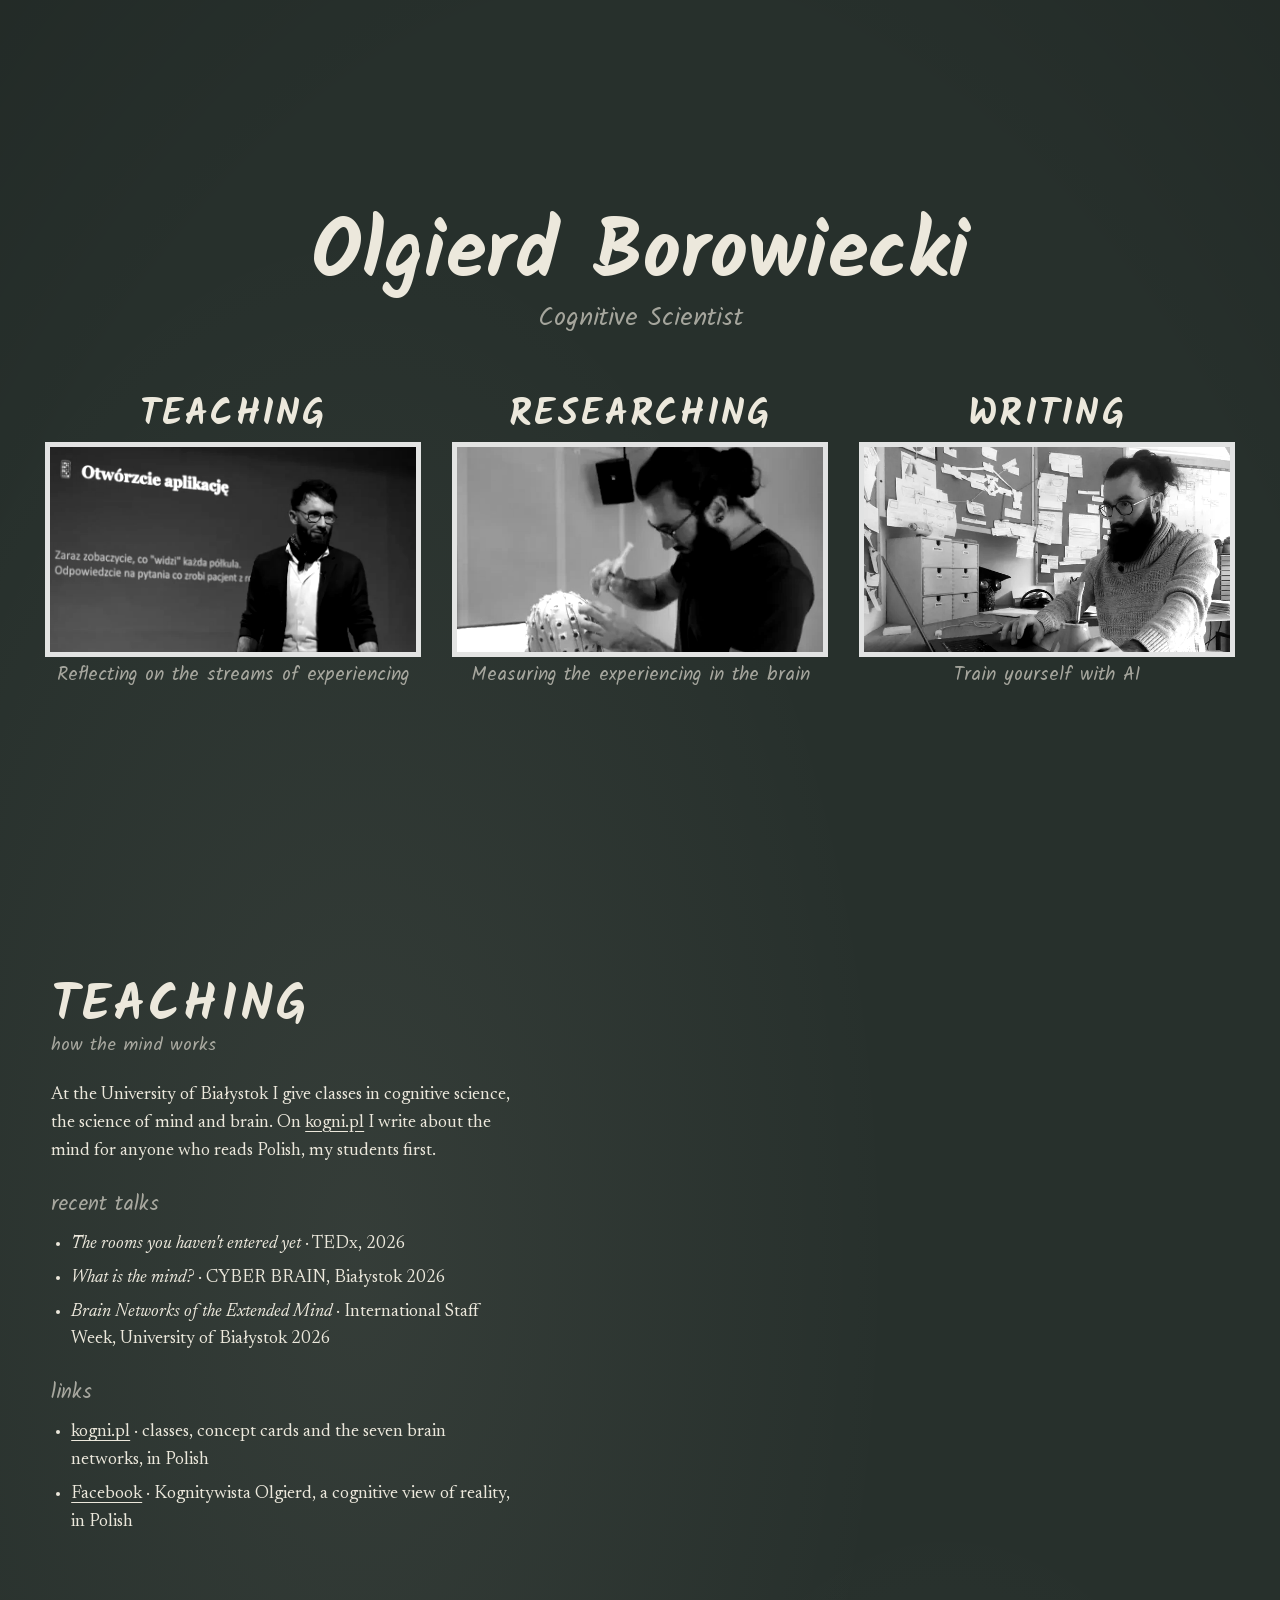
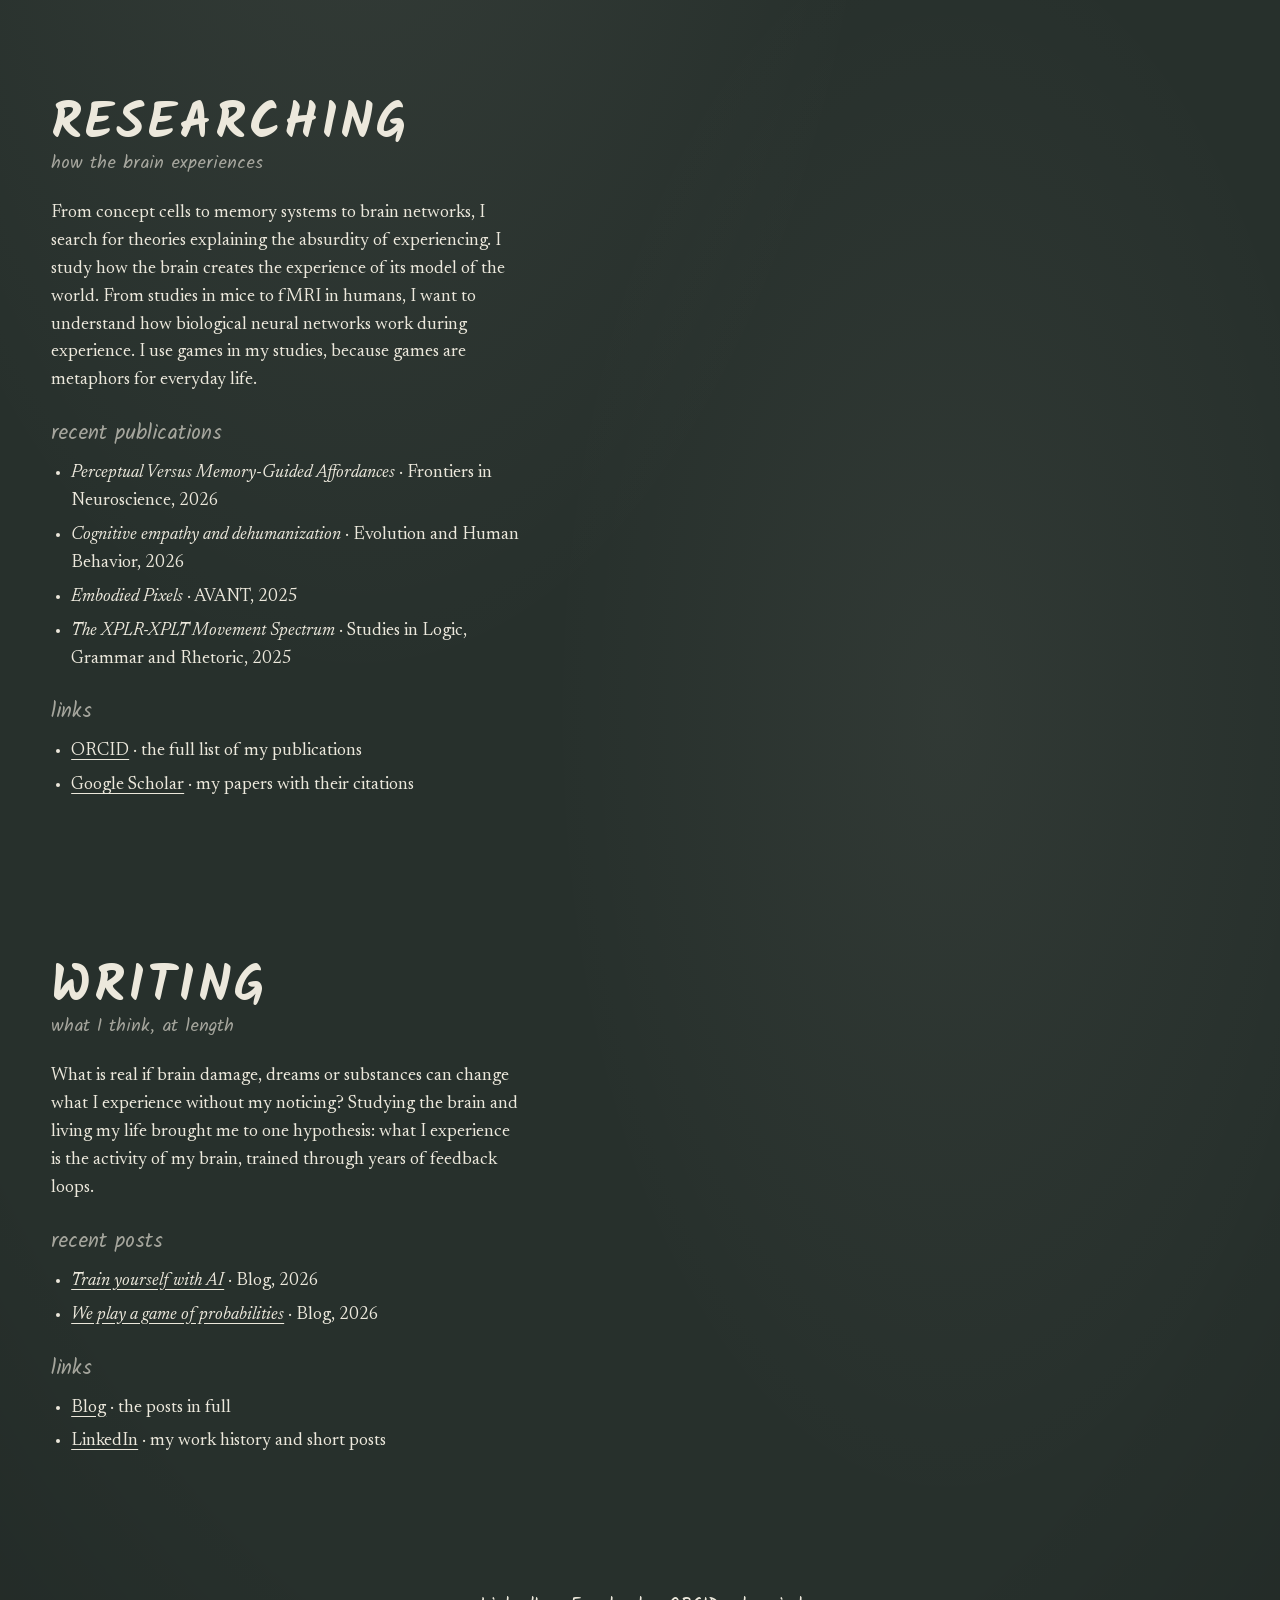
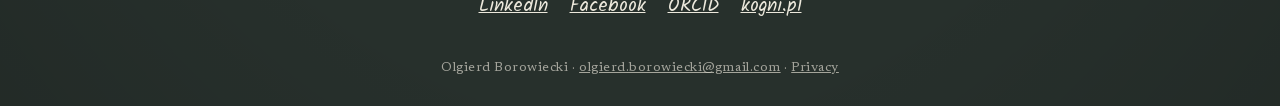
<file: public/index.html>
<!doctype html> <html lang="en"> <head> <meta charset="utf-8"> <meta name="viewport" content="width=device-width,initial-scale=1,viewport-fit=cover"> <title>Olgierd Borowiecki</title> <meta name="description" content="Olgierd Borowiecki, cognitive scientist at the University of Białystok. Teaching how the mind works, researching how the brain experiences, writing about both on the blog."> <link rel="canonical" href="https://olgierdborowiecki.com/"> <meta property="og:type" content="website"> <meta property="og:url" content="https://olgierdborowiecki.com/"> <meta property="og:title" content="Olgierd Borowiecki · Cognitive Scientist"> <meta property="og:description" content="Teaching how the mind works, researching how the brain experiences, writing about both on the blog."> <meta property="og:image" content="https://olgierdborowiecki.com/og.png"> <meta property="og:image:width" content="1200"> <meta property="og:image:height" content="630"> <meta name="twitter:card" content="summary_large_image"> <link rel="icon" href="favicon.svg" type="image/svg+xml"> <link rel="stylesheet" href="fonts/fonts.css"> <script type="application/ld+json">{"@context":"https://schema.org","@type":"Person","name":"Olgierd Borowiecki","jobTitle":"Cognitive Scientist","url":"https://olgierdborowiecki.com/","image":"https://olgierdborowiecki.com/og.png","email":"mailto:olgierd.borowiecki@gmail.com","affiliation":{"@type":"CollegeOrUniversity","name":"University of Białystok","department":{"@type":"Organization","name":"Faculty of Philosophy and Cognitive Science"}},"sameAs":["https://orcid.org/0000-0003-3230-6672","https://www.linkedin.com/in/olgierdborowiecki","https://www.facebook.com/kognitywista.olgierd","https://kogni.pl/","https://scholar.google.com/citations?user=Ek1vwZUAAAAJ"]}</script> <style>:root{color-scheme:dark;--lupek:#27302c;--kreda:#ece8dc;--kreda-2:rgba(236,232,220,.64);--tekst:"Newsreader",Georgia,"Times New Roman",serif;--reka:"Kalam","Segoe Print","Bradley Hand",cursive}html,body{margin:0;min-height:100%}html{scroll-behavior:smooth}@media (prefers-reduced-motion:reduce){html{scroll-behavior:auto}}body{background-color:var(--lupek);background-image:radial-gradient(60% 45% at 28% 38%,rgba(236,232,220,.07),transparent 70%),radial-gradient(45% 35% at 74% 70%,rgba(236,232,220,.05),transparent 70%),radial-gradient(120% 90% at 50% 50%,transparent 55%,rgba(0,0,0,.35));color:var(--kreda);font-family:var(--tekst)}h1,h2,h3,p{margin:0}a{color:inherit}a:focus-visible,button:focus-visible{outline:2px dashed var(--kreda);outline-offset:8px}#kreda{position:fixed;inset:0;width:100%;height:100%;display:block;pointer-events:none;z-index:0}.tablica{position:relative;z-index:1;min-height:100vh;min-height:100svh;box-sizing:border-box;display:flex;flex-direction:column;align-items:center;justify-content:center;gap:clamp(28px,7vh,72px);padding:max(24px,env(safe-area-inset-top,0px)) max(16px,env(safe-area-inset-right,0px)) max(24px,env(safe-area-inset-bottom,0px)) max(16px,env(safe-area-inset-left,0px))}.naglowek{display:flex;flex-direction:column;align-items:center;gap:6px}.imie{font-family:var(--reka);font-weight:700;font-size:clamp(38px,6.4vw,84px);line-height:1.05;text-align:center}.kim{font-family:var(--reka);font-size:clamp(19px,2vw,28px);line-height:1.2;color:var(--kreda-2);text-align:center}.filary{display:grid;grid-template-columns:repeat(3,minmax(0,1fr));gap:clamp(20px,3.2vw,48px);width:min(1180px,100%)}.filar{display:flex;flex-direction:column;align-items:center;gap:12px;text-decoration:none;text-align:center}.filar h2{font-family:var(--reka);font-weight:700;text-transform:uppercase;letter-spacing:.06em;font-size:clamp(26px,2.9vw,40px);line-height:1}.filar img{display:block;width:100%;aspect-ratio:16/9;height:auto;object-fit:cover;filter:grayscale(1) contrast(1.15);box-shadow:0 0 0 5px #ece8dce6;transition:filter .6s ease}.filar p{font-family:var(--reka);font-size:19px;line-height:1.25;color:var(--kreda-2)}@media (hover:hover){.filar:hover img,.filar:focus-visible img{filter:none}}@media (hover:none){.filar img{filter:none}}@media (prefers-reduced-motion:reduce){.filar img{transition:none}}.strona{position:relative;z-index:1;min-height:100vh;min-height:100svh;box-sizing:border-box;display:flex;align-items:center;justify-content:center;padding:clamp(48px,9vh,96px) max(16px,4vw)}.strona.ks{min-height:0}.strona h2{font-family:var(--reka);font-weight:700;text-transform:uppercase;letter-spacing:.06em;font-size:clamp(32px,4vw,52px);line-height:1}.linia{font-family:var(--reka);font-size:clamp(18px,1.6vw,23px);color:var(--kreda-2)}.strona h3{font-family:var(--reka);font-weight:400;font-size:21px;color:var(--kreda-2)}.strona p,.strona li{font-size:18px;line-height:1.55;max-width:60ch}.strona ul{margin:0;padding-left:20px;display:flex;flex-direction:column;gap:6px}.strona a{text-underline-offset:4px}.blok{display:flex;flex-direction:column;gap:10px}.tekst{display:flex;flex-direction:column;gap:22px;min-width:0}.dwa{display:grid;grid-template-columns:minmax(0,5fr) minmax(0,7fr);column-gap:clamp(24px,4vw,56px);align-items:center;width:min(1180px,100%)}.miejsce{min-height:60vh}html:not(.gl) .miejsce{display:none}html:not(.gl) .dwa{grid-template-columns:minmax(0,1fr)}.kontakt{display:flex;flex-direction:column;align-items:center;gap:16px;text-align:center;font-family:var(--reka)}.kontakt .linki{display:flex;flex-wrap:wrap;justify-content:center;gap:6px 22px;font-size:19px;max-width:none}.koniec{position:relative;z-index:1;padding:clamp(32px,6vh,64px) max(16px,4vw) max(32px,env(safe-area-inset-bottom,0px))}.kontakt .stopka{margin-top:24px;font-family:var(--tekst);font-size:13px;letter-spacing:.04em;color:var(--kreda-2);max-width:none}@media (max-width:759px){.tablica{justify-content:flex-start;padding-top:max(40px,env(safe-area-inset-top,0px))}.filary{grid-template-columns:1fr;width:100%;max-width:420px;gap:32px}.dwa{display:flex;flex-direction:column;gap:8px}.miejsce{order:-1;width:100%;height:46vh;height:46svh;min-height:0}.strona p,.strona li{font-size:16px}}</style> </head> <body> <canvas id="kreda" aria-hidden="true"></canvas> <main class="tablica"> <header class="naglowek"> <h1 class="imie">Olgierd Borowiecki</h1> <p class="kim">Cognitive Scientist</p> </header> <nav class="filary" aria-label="What I do"> <a class="filar" href="#teaching"><h2>Teaching</h2><img src="img/k-split.webp" width="771" height="434" alt="Olgierd in front of a split-brain experiment slide"><p>Reflecting on the streams of experiencing</p></a> <a class="filar" href="#researching"><h2>Researching</h2><img src="img/k-eeg-p.webp" width="520" height="292" alt="Olgierd applying gel to the EEG cap of a study participant"><p>Measuring the experiencing in the brain</p></a> <a class="filar" href="#blog"><h2>Writing</h2><img src="img/k-yerba.webp" width="693" height="390" alt="Olgierd typing at a laptop by a cork board, a gourd of yerba mate beside him"><p>Train yourself with AI</p></a> </nav> </main> <section class="strona ks" id="teaching" aria-labelledby="h-teaching"> <div class="dwa"> <div class="tekst"> <div><h2 id="h-teaching">Teaching</h2><p class="linia">how the mind&nbsp;works</p></div> <p>At the University of Białystok I give classes in cognitive science, the science of mind and brain. On <a href="https://kogni.pl">kogni.pl</a> I write about the mind for anyone who reads Polish, my students first.</p> <div class="blok"> <h3>recent talks</h3> <ul> <li><i>The rooms you haven't entered yet</i> · TEDx, 2026</li> <li><i>What is the mind?</i> · CYBER BRAIN, Białystok 2026</li> <li><i>Brain Networks of the Extended Mind</i> · International Staff Week, University of Białystok 2026</li> </ul> </div> <div class="blok"> <h3>links</h3> <ul> <li><a href="https://kogni.pl">kogni.pl</a> · classes, concept cards and the seven brain networks, in Polish</li> <li><a href="https://www.facebook.com/kognitywista.olgierd">Facebook</a> · Kognitywista Olgierd, a cognitive view of reality, in Polish</li> </ul> </div> </div> <div class="miejsce" data-k="1" aria-hidden="true"></div> </div> </section> <section class="strona ks" id="researching" aria-labelledby="h-researching"> <div class="dwa"> <div class="tekst"> <div><h2 id="h-researching">Researching</h2><p class="linia">how the brain experiences</p></div> <p>From concept cells to memory systems to brain networks, I search for theories explaining the absurdity of experiencing. I study how the brain creates the experience of its model of the world. From studies in mice to fMRI in humans, I want to understand how biological neural networks work during experience. I use games in my studies, because games are metaphors for everyday life.</p> <div class="blok"> <h3>recent publications</h3> <ul> <li><i>Perceptual Versus Memory-Guided Affordances</i> · Frontiers in Neuroscience, 2026</li> <li><i>Cognitive empathy and dehumanization</i> · Evolution and Human Behavior, 2026</li> <li><i>Embodied Pixels</i> · AVANT, 2025</li> <li><i>The XPLR-XPLT Movement Spectrum</i> · Studies in Logic, Grammar and Rhetoric, 2025</li> </ul> </div> <div class="blok"> <h3>links</h3> <ul> <li><a href="https://orcid.org/0000-0003-3230-6672">ORCID</a> · the full list of my publications</li> <li><a href="https://scholar.google.com/citations?user=Ek1vwZUAAAAJ">Google Scholar</a> · my papers with their citations</li> </ul> </div> </div> <div class="miejsce" data-k="2" aria-hidden="true"></div> </div> </section> <section class="strona ks" id="blog" aria-labelledby="h-blog"> <div class="dwa"> <div class="tekst"> <div><h2 id="h-blog">Writing</h2><p class="linia">what I think, at&nbsp;length</p></div> <p>What is real if brain damage, dreams or substances can change what I experience without my noticing? Studying the brain and living my life brought me to one hypothesis: what I experience is the activity of my brain, trained through years of feedback loops.</p> <div class="blok"> <h3>recent posts</h3> <ul> <li><a href="blog/train-yourself-with-ai/"><i>Train yourself with AI</i></a> · Blog, 2026</li> <li><a href="blog/game-of-probabilities/"><i>We play a game of probabilities</i></a> · Blog, 2026</li> </ul> </div> <div class="blok"> <h3>links</h3> <ul> <li><a href="blog/">Blog</a> · the posts in full</li> <li><a href="https://www.linkedin.com/in/olgierdborowiecki">LinkedIn</a> · my work history and short posts</li> </ul> </div> </div> <div aria-hidden="true"></div> </div> </section> <footer class="kontakt koniec"> <p class="linki"><a href="https://www.linkedin.com/in/olgierdborowiecki">LinkedIn</a><a href="https://www.facebook.com/kognitywista.olgierd">Facebook</a><a href="https://orcid.org/0000-0003-3230-6672">ORCID</a><a href="https://kogni.pl">kogni.pl</a></p> <p class="stopka">Olgierd Borowiecki · <a href="mailto:olgierd.borowiecki@gmail.com">olgierd.borowiecki@gmail.com</a> · <a href="privacy.html">Privacy</a></p> </footer> <script src="js/mozg.js"></script> <script src="js/three.min.js"></script> <script>(function(){var xe=document.documentElement,ya=document.getElementById("kreda"),Ja=window.matchMedia&&matchMedia("(prefers-reduced-motion: reduce)").matches,we=!!window.THREE&&function(){try{var a=document.createElement("canvas");return!!(a.getContext("webgl")||a.getContext("experimental-webgl"))}catch{return!1}}();if(!we||!window.MOZG){ya.remove();return}xe.classList.add("gl");function M(a,e,r){return Math.max(e,Math.min(r,a))}function V(a,e,r){var n=M((r-a)/(e-a),0,1);return n*n*(3-2*n)}var aa=20261022;function F(){aa|=0,aa=aa+1831565813|0;var a=Math.imul(aa^aa>>>15,1|aa);return a=a+Math.imul(a^a>>>7,61|a)^a,((a^a>>>14)>>>0)/4294967296}function be(a){var e=new Uint32Array(a),r,n,t;for(r=0;r<a;r++)e[r]=r;for(r=a-1;r>0;r--)n=Math.floor(F()*(r+1)),t=e[r],e[r]=e[n],e[n]=t;return e}function Ca(a){return(F()-.5)*a}function Aa(a){for(var e=atob(a),r=new Uint8Array(e.length),n=0;n<e.length;n++)r[n]=e.charCodeAt(n);return r}var v,Z,w,N,qa,ca,U=18e3,fa=new Float32Array(U*3),Oa=new Float32Array(U*2);for(v=0;v<U;v++)Oa[2*v+1]=F();var sa=80,G=108;function ma(a){return 30*a*Math.pow(1-a,1.2)+3*a}var ke=be(U),Ka=0;function xa(a,e,r,n){Ka>=U||(ca=ke[Ka++],fa[3*ca]=a,fa[3*ca+1]=e,fa[3*ca+2]=r,Oa[2*ca]=n)}function ja(a){var e=F()*(a?376:268);return e<108?[1,(e/108-.5)*G]:e<188?[(e-108)/80,G/2]:e<268?[(e-188)/80,-G/2]:[0,((e-268)/108-.5)*G]}for(Z=0;Z<7e3;Z++)N=F()<.5?-1:1,w=ja(!0),xa(N*w[0]*sa+Ca(.7),w[1]+Ca(.7),ma(w[0])+Ca(.5),w[0]===0?.5:.95);for(Z=0;Z<5e3;Z++){N=F()<.5?-1:1,w=ja(!1);var Wa=1+Math.floor(F()*6);xa(N*w[0]*(sa-Wa*.15),w[1]*(1-Wa*.002),ma(w[0])-Wa*1.4*Math.min(1,w[0]*3),.4)}for(Z=0;Z<3e3;Z++)N=F()<.5?-1:1,w=ja(!1),xa(N*w[0]*(sa+5),w[1]*(G+8)/G,ma(w[0])*.8-10*Math.min(1,w[0]*3)-1.5,.55);for(;Ka<U;)N=F()<.5?-1:1,qa=F(),xa(N*qa*sa,(F()-.5)*G,ma(qa),.06);var wa=window.MOZG,b=wa.n,La=new Int16Array(Aa(wa.p).buffer),Va=new Int8Array(Aa(wa.nm).buffer),ge=new Int8Array(Aa(wa.s).buffer),s=new Float32Array(b*3),B=new Float32Array(b*3),ha=new Float32Array(b*2),Q=new Float32Array(b*2),ea=.57,ra=.5,z=new THREE.Vector3(0,-6,64*ra+4);for(v=0;v<b;v++){var Te=-La[3*v+1]/100,Za=La[3*v+2]/100,ie=-La[3*v]/100;s[3*v]=Te,s[3*v+1]=Za,s[3*v+2]=ie,B[3*v]=-Va[3*v+1]/127,B[3*v+1]=Va[3*v+2]/127,B[3*v+2]=-Va[3*v]/127,ha[2*v]=ge[v]/127*2,ha[2*v+1]=F();var le=ie>=0?1:-1,ze=le>0?-40+Za*ea:40-Za*ea;Q[2*v]=le,Q[2*v+1]=ma(M(Math.abs(ze)/sa,0,1))+.4}var ve=new Float32Array(b),ce=new Float32Array(b);(function(){function a(e,r){var n=Math.sin(e*12.9898+r*78.233)*43758.5453;return n-Math.floor(n)}[1,-1].forEach(function(e){var r=[],n=0,t=0,o=[1e9,1e9],i=[-1e9,-1e9],m,h;for(m=0;m<b;m++)Q[2*m]===e&&(r.push(m),n+=s[3*m+1],t+=s[3*m],o[0]=Math.min(o[0],s[3*m+1]),i[0]=Math.max(i[0],s[3*m+1]),o[1]=Math.min(o[1],s[3*m]),i[1]=Math.max(i[1],s[3*m]));n/=r.length,t/=r.length;var E=180,j=new Float32Array(E),H=new Float32Array(b),p=new Float32Array(b);r.forEach(function(f){var W=s[3*f+1]-n,P=s[3*f]-t,g=(Math.atan2(P,W)/6.2832+1.25)%1;H[f]=g,p[f]=Math.hypot(W,P);var A=Math.floor(g*E)%E;j[A]=Math.max(j[A],p[f])});var C=5,d=4,c=[];for(h=0;h<C*d;h++)c.push(h);for(h=c.length-1;h>0;h--){var l=Math.floor(a(h,e+3)*(h+1)),y=c[h];c[h]=c[l],c[l]=y}r.forEach(function(f){var W=Math.floor(H[f]*E)%E,P=e*B[3*f+2]>-.2,g;if(P&&p[f]>.94*j[W])g=.32*H[f]+.01*a(f,1),ce[f]=1;else if(P&&ha[2*f]<-.3){var A=Math.min(C-1,Math.floor((s[3*f+1]-o[0])/(i[0]-o[0]+1e-6)*C)),x=Math.min(d-1,Math.floor((s[3*f]-o[1])/(i[1]-o[1]+1e-6)*d));g=.34+.5*(c[x*C+A]+.85*a(f,2))/(C*d)}else g=.84+.16*a(f,3);ve[f]=(e>0?0:.4)+.6*g})})})();var ba=[{h:1,w:[[.24,.86],[.18,.4],[.44,.4],[.74,.68]],k:[[0,3],[0,1],[1,2],[2,3],[0,2]]},{h:-1,w:[[.08,.6],[.27,.72],[.63,.78],[.66,.47]],k:[[0,1],[1,2],[2,3],[1,3],[0,2]]}];(function(){var a=1e9,e=-1e9,r=1e9,n=-1e9,t;for(t=0;t<b;t++)a=Math.min(a,s[3*t]),e=Math.max(e,s[3*t]),r=Math.min(r,s[3*t+1]),n=Math.max(n,s[3*t+1]);ba.forEach(function(o){o.n=o.w.map(function(i){var m=-1,h=1e9;for(t=0;t<b;t++)if(!(Q[2*t]!==o.h||o.h*B[3*t+2]<.45||ha[2*t]>-.3)){var E=Math.hypot((s[3*t]-a)/(e-a)-i[0],(s[3*t+1]-r)/(n-r)-i[1]);E<h&&(h=E,m=t)}return m})})})();function Ba(a,e,r,n,t,o,i,m,h){return new THREE.Matrix4().set(a,e,r,0,n,t,o,0,i,m,h,0,0,0,0,1)}var He=new THREE.Quaternion().setFromRotationMatrix(Ba(0,1,0,-1,0,0,0,0,1)),Pe=new THREE.Quaternion().setFromRotationMatrix(Ba(0,-1,0,-1,0,0,0,0,-1)),fe=new THREE.Quaternion().setFromRotationMatrix(Ba(1,0,0,0,0,-1,0,1,0)),Se=new THREE.Vector3(-40,0,0),Fe=new THREE.Vector3(40,0,0);function Je(a,e,r){e[r]=s[3*a]*ra+z.x,e[r+1]=-s[3*a+2]*ra+z.y,e[r+2]=s[3*a+1]*ra+z.z}var u={uR:{value:new THREE.Matrix3},uCel:{value:new THREE.Vector3},uOdl:{value:400},uF:{value:1e3},uPrz:{value:new THREE.Vector2},uKam:{value:new THREE.Vector3},uC:{value:new THREE.Vector2},uPolR:{value:new THREE.Vector2(1,1)},uWH:{value:new THREE.Vector2(1,1)},uWir:{value:40},uRozm:{value:2},uWidM:{value:1},uCzas:{value:0},uOkr:{value:0},uRL:{value:new THREE.Matrix3},uRR:{value:new THREE.Matrix3},uTL:{value:new THREE.Vector3},uTR:{value:new THREE.Vector3},uSc:{value:ea},uKs:{value:0},uZal:{value:0},uCB:{value:z},uSB:{value:ra},uJasK:{value:1},uJasM:{value:1},uObrys:{value:.9},uRys:{value:1},uSiecL:{value:0},uSiecP:{value:0},uSiecA:{value:0}},Ce=["uniform mat3 uR; uniform vec3 uCel; uniform float uOdl; uniform float uF; uniform vec2 uPrz; uniform vec3 uKam;","uniform vec2 uC; uniform vec2 uPolR; uniform vec2 uWH; uniform float uWir; uniform float uRozm; uniform float uWidM; uniform float uCzas; uniform float uOkr;","uniform mat3 uRL; uniform mat3 uRR; uniform vec3 uTL; uniform vec3 uTR; uniform float uSc; uniform float uKs; uniform float uZal;","uniform vec3 uCB; uniform float uSB; uniform float uJasK; uniform float uJasM; uniform float uObrys;","uniform float uP; uniform float uO; uniform float uRys; uniform float uSiecL; uniform float uSiecP; uniform float uSiecA;","varying float vJ;","vec3 widok(vec3 P){ vec3 v = uR * (P - uCel); v.xy -= uPrz; return v; }","vec3 rzut(vec3 P){ vec3 v = widok(P); float g = uOdl - v.z; return vec3(uC + vec2(v.x, -v.y) * uF / max(g, 0.5), g); }","float okno(vec2 px){ vec2 q = abs(px - uC) / uPolR, q2 = q * q; float d = mix(sqrt(sqrt(dot(q2, q2))), length(q), uOkr); return 1.0 - smoothstep(mix(0.9, 0.72, uOkr), 1.06, d); }","vec2 pyl(float r){ vec2 h = fract(sin(r * vec2(12.9898, 78.233)) * 43758.5453); float a = 6.2832 * h.x; return uC + vec2(cos(a), sin(a)) * sqrt(h.y) * uPolR * 0.98; }","float krok(float x, float r){ float e = clamp(x * 1.5 - r * 0.5, 0.0, 1.0); return e * e * (3.0 - 2.0 * e); }","void stan(vec3 cel, vec2 start, float j, float r, float e, float wir){","  float o = krok(uO, fract(r * 7.13));","  vec2 p = mix(start, cel.xy, e);","  p += vec2(sin(r * 41.0), cos(r * 29.0)) * wir * sin(3.14159 * e);","  p = mix(p, pyl(fract(r * 3.71)), o);","  vJ = uWidM * j * smoothstep(0.15, 0.85, e) * (1.0 - smoothstep(0.0, 0.8, o)) * okno(p) * smoothstep(1.0, 8.0, cel.z);","  if (vJ < 0.02 || cel.z < 1.0) { gl_Position = vec4(2.0, 2.0, 2.0, 1.0); gl_PointSize = 0.0; return; }","  gl_Position = vec4(p.x / uWH.x * 2.0 - 1.0, 1.0 - p.y / uWH.y * 2.0, 0.0, 1.0);","  gl_PointSize = uRozm;","}"].join(`
`),Ae=["varying float vJ;","float hash(vec2 p){ return fract(sin(dot(p, vec2(12.9898, 78.233))) * 43758.5453); }","void main(){ vec2 c = gl_PointCoord - 0.5; float r = length(c); if (r > 0.5) discard;","  float a = smoothstep(0.5, 0.12, r) * (0.6 + 0.4 * hash(floor(gl_FragCoord.xy)));","  vec3 kol = vec3(0.94, 0.92, 0.86) * min(vJ, 1.2) * a * 0.9;","  gl_FragColor = vec4(kol, max(kol.r, max(kol.g, kol.b))); }"].join(`
`),qe=["attribute vec2 aJ;","void main(){","  vec3 P = position; vec3 osie = vec3(79.0, 62.0, 57.0) * uSB;","  vec3 o = (uKam - uCB) / osie, d = (P - uKam) / osie;","  float a = dot(d, d), b = dot(o, d), c = dot(o, o) - 1.0, delta = b * b - a * c;","  float t0 = (-b - sqrt(max(delta, 0.0))) / a;","  float zaslona = smoothstep(0.0, 0.08, delta / (a * 0.6)) * step(0.0, t0) * step(t0, 1.0) * uZal * uZal;","  float j = aJ.x * uJasK * (1.0 - 0.93 * zaslona);","  stan(rzut(P), pyl(aJ.y), j, aJ.y, krok(uP, aJ.y), uWir);","}"].join(`
`),Oe=["attribute vec3 aNorm; attribute vec2 aJ; attribute vec2 aH; attribute float aD; attribute float aR;","void main(){","  float wP = 1.0 - uZal;","  float s = step(0.0, aH.x);","  mat3 Rh = uRL * s + uRR * (1.0 - s);","  vec3 P = Rh * vec3(position.xy, position.z * uKs) * uSc + mix(uTR, uTL, s) + vec3(0.0, 0.0, aH.y * (1.0 - uZal));","  vec3 n = normalize(uR * (Rh * aNorm));","  vec3 v = widok(P), doKam = normalize(vec3(0.0, 0.0, uOdl) - v);","  float lam = 0.32 + 0.68 * max(dot(n, normalize(vec3(-0.45, 0.65, 0.6))), 0.0);","  float tyl = mix(1.0, mix(0.22, 1.0, smoothstep(-0.2, 0.3, dot(n, doKam))), uZal);","  float boczna = mix(smoothstep(-0.35, 0.0, aH.x * aNorm.z), 1.0, uZal);","  float obrys = mix(aR * 1.6, pow(1.0 - abs(dot(n, doKam)), 4.0), uZal) * uObrys;","  float korona = smoothstep(0.15, -0.6, aJ.x); korona *= korona;","  float k = mix(clamp(0.78 - aJ.x * 0.27, 0.1, 1.1), 0.03 + 1.25 * korona, wP);","  float lamP = mix(lam, 0.55 + 0.45 * lam, wP);","  float j = uJasM * boczna * (lamP * tyl * k + obrys);","  j *= 1.0 - 0.35 * uSiecA * wP - 0.22 * uSiecA * uZal;","  float er = clamp((uRys - aD) / 0.06, 0.0, 1.0); er = er * er * (3.0 - 2.0 * er);","  j *= 1.0 + 1.6 * er * (1.0 - er);","  vec3 c = rzut(P);","  stan(c, c.xy + vec2(sin(aJ.y * 91.0), cos(aJ.y * 53.0)) * 5.0, j, aJ.y, er, 0.0);","}"].join(`
`);function Da(a,e){var r=new THREE.BufferGeometry;Object.keys(a).forEach(function(i){r.setAttribute(i,new THREE.BufferAttribute(a[i][0],a[i][1]))});var n=Object.assign({uP:{value:0},uO:{value:0}},u),t=new THREE.ShaderMaterial({uniforms:n,transparent:!0,depthWrite:!1,depthTest:!1,blending:THREE.CustomBlending,blendEquation:THREE.AddEquation,blendSrc:THREE.OneFactor,blendDst:THREE.OneFactor,blendEquationAlpha:THREE.AddEquation,blendSrcAlpha:THREE.OneFactor,blendDstAlpha:THREE.OneFactor,vertexShader:Ce+`
`+e,fragmentShader:Ae}),o=new THREE.Points(r,t);return o.frustumCulled=!1,o.visible=!1,o}var ka=Da({position:[fa,3],aJ:[Oa,2]},qe),Ke=0;function q(){var a=Math.sin(++Ke*12.9898+4.37)*43758.5453;return a-Math.floor(a)}var ta=[];ba.forEach(function(a,e){a.n.forEach(function(r,n){for(var t=.4*n/a.n.length,o=0;o<90;o++)ta.push({r:0,si:e,w:n,u:o/90*6.2832+1.2*n,t:t+.1*o/90,j:.95,d:[q()-.5,q()-.5,q()-.5],z:q()});for(o=0;o<26;o++)ta.push({r:1,si:e,w:n,u:q()*6.2832,v:.9*Math.sqrt(q()),t:t+.1,j:1.1,d:[0,0,0],z:q()})}),a.k.forEach(function(r,n){for(var t=0;t<=160;t++)ta.push({r:2,si:e,k:n,u:t/160,t:.5+.06*n,j:.7,d:[q()-.5,q()-.5,q()-.5],z:q()})})});var Na=ta.length,ga=new Float32Array(Na*3),_a=new Float32Array(Na*2);ta.forEach(function(a,e){_a[2*e+1]=a.z});var da=new THREE.Vector3,Ia=new THREE.Vector3,se=new THREE.Vector3;function je(a,e){var r=Q[2*a]>=0,n=r?u.uRL.value:u.uRR.value,t=u.uZal.value;return da.set(s[3*a],s[3*a+1],s[3*a+2]*u.uKs.value).applyMatrix3(n).multiplyScalar(u.uSc.value).add(r?u.uTL.value:u.uTR.value),da.z+=(Q[2*a+1]+.3)*(1-t),Ia.set(B[3*a],B[3*a+1],B[3*a+2]).applyMatrix3(n).normalize(),da.addScaledVector(Ia,1.2*t),se.copy(u.uKam.value).sub(da).normalize(),e.p=da.clone(),e.f=1-t+t*(.2+.8*V(-.25,.35,Ia.dot(se))),e}function We(a,e,r,n){for(var t=n.elements,o=u.uZal.value,i=u.uSc.value/ea,m=2.6*i,h=1-o+o*t[0],E=o*t[3],j=o*t[6],H=o*t[1],p=1-o+o*t[4],C=o*t[7],d=ba.map(function(Ie){return Ie.n.map(function(Ue){return je(Ue,{})})}),c=0;c<Na;c++){var l=ta[c],y,f,W,P,g,A=l.si===0?a:e,x;if(l.r<=1){y=d[l.si][l.w];var Ra=l.r===0?m:m*.35*l.v,na=Math.cos(l.u)*Ra,ia=Math.sin(l.u)*Ra;f=y.p.x+h*na+H*ia,W=y.p.y+E*na+p*ia,P=y.p.z+j*na+C*ia,x=M((A-l.t)/.05,0,1),g=l.j*y.f}else if(l.r===2){var Ma=ba[l.si].k[l.k],R=d[l.si][Ma[0]],S=d[l.si][Ma[1]],L=R.p.distanceTo(S.p),T=m/L+(1-2*m/L)*l.u,$=(R.p.x+S.p.x)/2,la=(R.p.y+S.p.y)/2,Ea=(R.p.z+S.p.z)/2,_=(S.p.x-R.p.x)/L,K=(S.p.y-R.p.y)/L,D=Math.hypot($-z.x,la-z.y,Ea-z.z)||1,va=(.12-.08*o)*L*Math.sin(Math.PI*T),oe=-K*(1-o)+o*($-z.x)/D,ue=_*(1-o)+o*(la-z.y)/D,ne=o*(Ea-z.z)/D;f=R.p.x+(S.p.x-R.p.x)*T+oe*va,W=R.p.y+(S.p.y-R.p.y)*T+ue*va,P=R.p.z+(S.p.z-R.p.z)*T+ne*va,x=M((A-l.t-.2*Math.min(T,1-T)*2)/.05,0,1);var pa=((r*.22+l.k*.37+l.si*.5)%1+1)%1,I=(T-(l.k%2?1-pa:pa))/.035;g=l.j*(1+.5*o)*(R.f+(S.f-R.f)*T)*(1+2.4*Math.exp(-I*I))}x=x*x*(3-2*x),ga[3*c]=f+l.d[0]*.3,ga[3*c+1]=W+l.d[1]*.3,ga[3*c+2]=P+l.d[2]*.3,_a[2*c]=g*x*(1+1.2*x*(1-x))}}var Le=["attribute vec2 aJ;","void main(){ vec3 c = rzut(position); stan(c, c.xy, aJ.x * uSiecA, aJ.y, 1.0, 0.0); }"].join(`
`),Y=Da({position:[ga,3],aJ:[_a,2]},Le),Ta=Da({position:[s,3],aNorm:[B,3],aJ:[ha,2],aH:[Q,2],aD:[ve,1],aR:[ce,1]},Oe),Ua=new THREE.WebGLRenderer({canvas:ya,alpha:!0,antialias:!1});Ua.setPixelRatio(1);var za=new THREE.Scene,Ve=new THREE.Camera;za.add(ka),za.add(Y),za.add(Ta);function me(a,e,r,n,t){var o=[1e9,1e9],i=[-1e9,-1e9],m=Math.cos(r),h=Math.sin(r);return[-t,0,t].forEach(function(E){for(var j=Math.cos(E),H=Math.sin(E),p=0;p<e;p+=5){var C=a[3*p]-n.x,d=a[3*p+1]-n.y,c=a[3*p+2]-n.z,l=j*C-H*d,y=H*C+j*d,f=m*y-h*c;o[0]=Math.min(o[0],l),i[0]=Math.max(i[0],l),o[1]=Math.min(o[1],f),i[1]=Math.max(i[1],f)}}),Ze(o,i)}function Ze(a,e){return{lo:a,hi:e,w:e[0]-a[0],h:e[1]-a[1],cx:(e[0]+a[0])/2,cy:(e[1]+a[1])/2}}var he=new Float32Array(b*3);for(v=0;v<b;v++)Je(v,he,3*v);var O=[{nach:-.85,cel:new THREE.Vector3,amp:.3,m:1},{nach:-1,cel:z.clone(),amp:.45,m:1}];O[0].r=me(fa,U,O[0].nach,O[0].cel,O[0].amp),O[1].r=me(he,b,O[1].nach,O[1].cel,O[1].amp);var Ha=0,k=0,Ga=!1,Qa=[],Ya=[null],de=0,Re=0,Xa=!0,Be=document.querySelector(".tablica"),$a=["teaching","researching","blog"].map(function(a){return document.getElementById(a)});[1,2].forEach(function(a){Ya[a]=document.querySelector('.miejsce[data-k="'+a+'"]')});function ae(a){var e=a.getBoundingClientRect();return e.top+window.scrollY+e.height/2}function Pa(){Ha=ya.clientWidth,k=ya.clientHeight,Ga=Ha<760,Ua.setSize(Ha,k,!1),u.uWH.value.set(Ha,k);var a=$a[2].getBoundingClientRect().top+window.scrollY,e=ae($a[1]);Qa=[ae(Be),ae($a[0]),e,Math.max(e+.05*k,a-.25*k),Math.max(e+.1*k,a+.05*k)];var r=Ya[1].getBoundingClientRect();de=r.left+r.width/2,Re=r.width,u.uRozm.value=Ga?1.8:2.2,Xa=!0}function Me(a){var e=Ya[a].getBoundingClientRect();return[e.left+e.width/2,e.top+e.height/2,e.width,e.height]}function De(a){var e=Qa;return a<=e[0]?0:a>=e[4]?3:a<e[1]?V(.28,.72,(a-e[0])/(e[1]-e[0])):a<e[2]?1+V(.28,.72,(a-e[1])/(e[2]-e[1])):a<e[3]?2:2+V(0,1,(a-e[3])/(e[4]-e[3]))}var ee=new THREE.Matrix4,oa=new THREE.Matrix4,Sa=new THREE.Quaternion,Ne=new THREE.Matrix3,Ee=new THREE.Vector3,Fa=0,re=0,J=-1,te=!0,_e=400,X=0,ua=0;function pe(a){requestAnimationFrame(pe);var e=Math.min(.1,(a-(re||a))/1e3),r=De(window.scrollY+k/2);J<0&&(J=r);var n=r-J;J=Math.abs(n)<.001?r:J+n*.3;var t=J>5e-4&&J<2.9995,o=window.scrollY+k/2,i=Qa,m=i[0]+.72*(i[1]-i[0]),h=i[1]+.28*(i[2]-i[1]),E=i[1]+.72*(i[2]-i[1]),j=i[2]+.14*(i[4]-i[2]),H=M((o-m)/(h-m),0,1)-X,p=M((o-E)/(j-E),0,1)-ua;X=Math.abs(H)<.001?X+H:X+H*.3,ua=Math.abs(p)<.001?ua+p:ua+p*.3;var C=Math.abs(n)>5e-4||Math.abs(H)>5e-4||Math.abs(p)>5e-4||Xa;if(!C&&(!t||Ja||a-re<31))if(!t&&te)te=!1;else return;re=a,Xa=!1,te=t,t&&!Ja&&(Fa+=e),u.uCzas.value=Fa;var d=M(J,0,1),c=M(J-1,0,1),l=M(J-2,0,1),y=Math.min(3,Math.floor(J)),f=J-y,W=Math.min(3,y+1),P,g,A,x;if(u.uWidM.value=1,!Ga)P=de,g=k/2,A=Re,x=k*.78;else{var Ra=M(y,1,2),na=M(W,1,2),ia=Me(Ra),Ma=Me(na),R=Math.abs(ia[1]-k/2),S=Math.abs(Ma[1]-k/2),L=R<=S?ia:Ma;P=L[0],g=L[1],A=L[2],x=L[3],Ra!==na&&(u.uWidM.value=V(.03*k,.15*k,Math.abs(R-S)))}u.uC.value.set(P,g),u.uPolR.value.set(A/2,x/2);var T=O.map(function(I){return I.m*Math.min(A*.92/I.r.w,x*.88/I.r.h)}),$=T[0]*_e,la=M(y-1,0,1),Ea=M(y,0,1),_=y===1?f:0,K=O[la],D=O[Ea],va=Math.exp(Math.log($/T[la])+(Math.log($/T[Ea])-Math.log($/T[la]))*_),oe=.5*V(0,.85,ua);u.uF.value=$,u.uOdl.value=va,u.uWir.value=18*T[0],u.uCel.value.lerpVectors(K.cel,D.cel,_),u.uPrz.value.set(K.r.cx+(D.r.cx-K.r.cx)*_,K.r.cy+(D.r.cy-K.r.cy)*_);var ue=oe,ne=(K.amp+(D.amp-K.amp)*_)*Math.sin(Fa*.21)+ue;ee.makeRotationX(K.nach+(D.nach-K.nach)*_),oa.makeRotationZ(ne),ee.multiply(oa),u.uR.value.setFromMatrix4(ee),Ee.set(u.uPrz.value.x,u.uPrz.value.y,va).applyMatrix3(Ne.copy(u.uR.value).transpose()).add(u.uCel.value),u.uKam.value.copy(Ee),Sa.copy(He).slerp(fe,c),oa.makeRotationFromQuaternion(Sa),u.uRL.value.setFromMatrix4(oa),Sa.copy(Pe).slerp(fe,c),oa.makeRotationFromQuaternion(Sa),u.uRR.value.setFromMatrix4(oa);var pa=18*Math.sin(Math.PI*c);u.uTL.value.lerpVectors(Se,z,c).z+=pa,u.uTR.value.lerpVectors(Fe,z,c).z+=pa,u.uSc.value=ea+(ra-ea)*c,u.uKs.value=c,u.uZal.value=c,u.uObrys.value=.9-.45*c,u.uOkr.value=V(0,1,c),u.uJasK.value=1-.72*c,u.uJasM.value=1.1,u.uRys.value=-.08+1.16*M((d-.4)/.58,0,1),u.uSiecL.value=-.05+1.1*M((X-.04)/.4,0,1),u.uSiecP.value=-.05+1.1*M((X-.4)/.4,0,1),u.uSiecA.value=(d>=1?1:0)*V(0,.06,X),u.uJasK.value*=1-V(.02,.3,ua),Y.material.uniforms.uP.value=1,Y.material.uniforms.uO.value=l,Y.visible=u.uSiecA.value>.001,ka.material.uniforms.uP.value=d,Ta.material.uniforms.uP.value=d,[ka,Ta].forEach(function(I){I.material.uniforms.uO.value=l}),ka.visible=d>0&&l<1,Ta.visible=d>0&&l<1&&u.uJasM.value>.001,Y.visible&&(We(u.uSiecL.value,u.uSiecP.value,Ja?0:Fa,u.uR.value),Y.geometry.attributes.position.needsUpdate=!0,Y.geometry.attributes.aJ.needsUpdate=!0),Ua.render(za,Ve)}var ye=0;window.addEventListener("resize",function(){clearTimeout(ye),ye=setTimeout(Pa,120)}),document.fonts&&document.fonts.ready&&document.fonts.ready.then(Pa),window.addEventListener("load",Pa),Pa(),requestAnimationFrame(pe)})();</script> </body> </html>
</file>
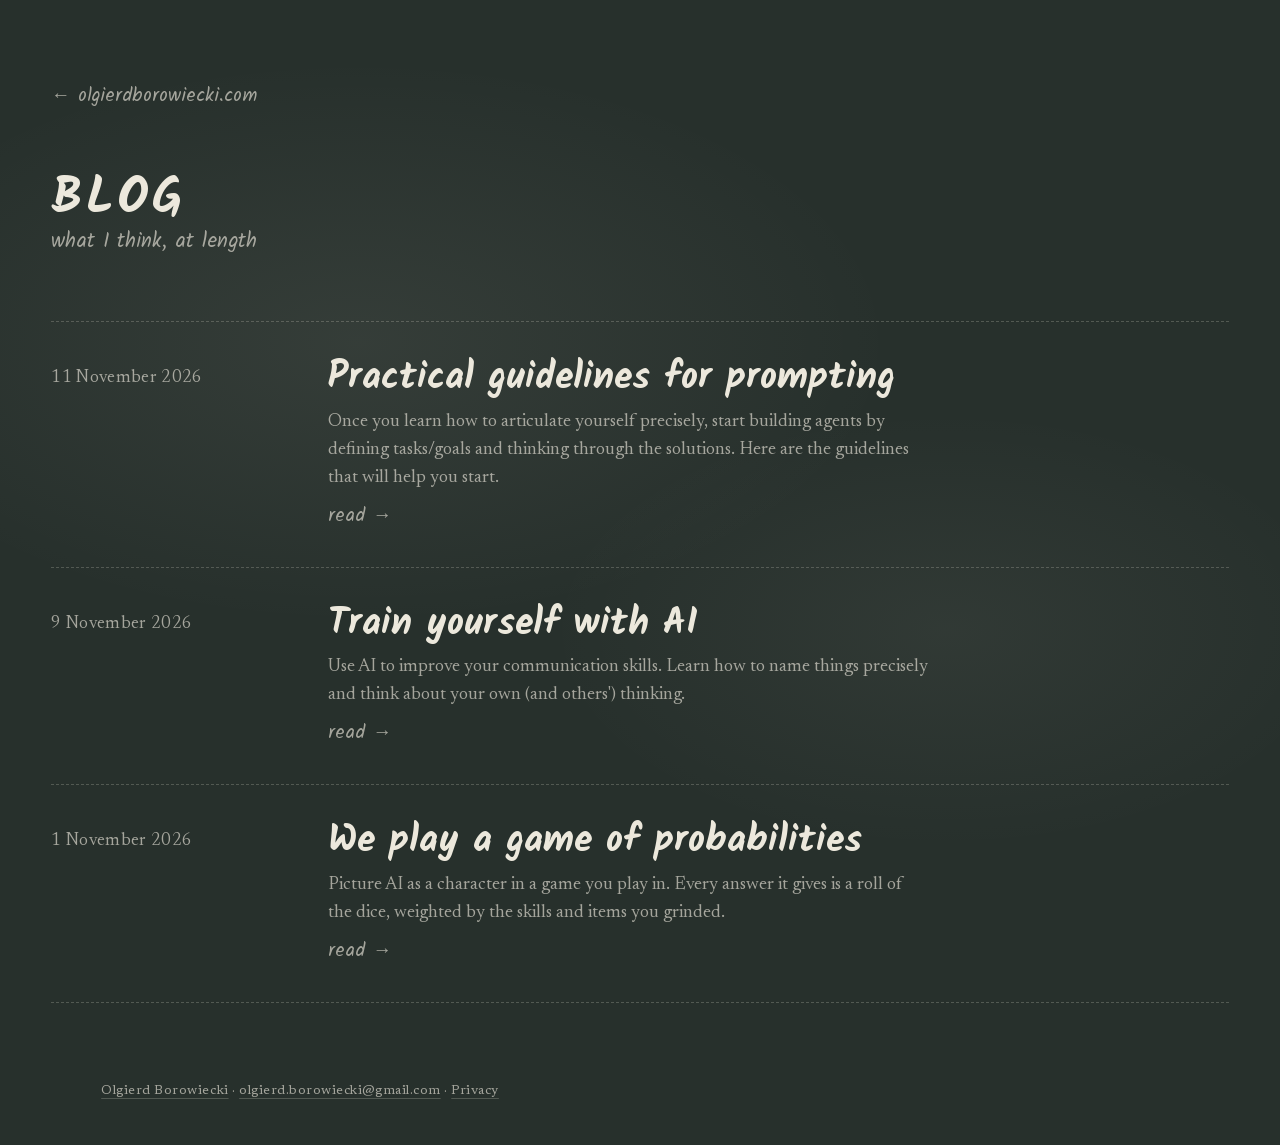
<file: public/blog/index.html>
<!doctype html> <html lang="en"> <head> <meta charset="utf-8"> <meta name="viewport" content="width=device-width,initial-scale=1,viewport-fit=cover"> <title>Blog · Olgierd Borowiecki</title> <meta name="description" content="What I think, at length: AI as a game of probabilities, agents and the environment you build for them."> <link rel="canonical" href="https://olgierdborowiecki.com/blog/"> <meta property="og:type" content="website"> <meta property="og:url" content="https://olgierdborowiecki.com/blog/"> <meta property="og:title" content="Blog · Olgierd Borowiecki"> <meta property="og:description" content="What I think, at length: AI as a game of probabilities, agents and the environment you build for them."> <meta property="og:image" content="https://olgierdborowiecki.com/og.png"> <meta property="og:image:width" content="1200"> <meta property="og:image:height" content="630"> <meta name="twitter:card" content="summary_large_image"> <link rel="icon" href="../favicon.svg" type="image/svg+xml"> <link rel="stylesheet" href="../fonts/fonts.css"> <script type="application/ld+json">{"@context":"https://schema.org","@type":"Blog","name":"Blog · Olgierd Borowiecki","url":"https://olgierdborowiecki.com/blog/","inLanguage":"en","author":{"@type":"Person","name":"Olgierd Borowiecki","url":"https://olgierdborowiecki.com/"},"blogPost":[{"@type":"BlogPosting","headline":"Practical guidelines for prompting","datePublished":"2026-11-11","url":"https://olgierdborowiecki.com/blog/practical-guidelines-for-prompting/"},{"@type":"BlogPosting","headline":"Train yourself with AI","datePublished":"2026-11-09","url":"https://olgierdborowiecki.com/blog/train-yourself-with-ai/"},{"@type":"BlogPosting","headline":"We play a game of probabilities","datePublished":"2026-11-01","url":"https://olgierdborowiecki.com/blog/game-of-probabilities/"}]}</script> <style>:root{color-scheme:dark;--lupek:#27302c;--kreda:#ece8dc;--kreda-2:rgba(236,232,220,.64);--kreda-3:rgba(236,232,220,.22);--tekst:"Newsreader",Georgia,"Times New Roman",serif;--reka:"Kalam","Segoe Print","Bradley Hand",cursive}html,body{margin:0}body{background-color:var(--lupek);background-image:radial-gradient(60% 45% at 28% 38%,rgba(236,232,220,.07),transparent 70%),radial-gradient(45% 35% at 74% 70%,rgba(236,232,220,.05),transparent 70%);background-attachment:fixed;color:var(--kreda);font-family:var(--tekst)}h1,h2,h3,p{margin:0}a{color:inherit;text-underline-offset:4px}a:focus-visible{outline:2px dashed var(--kreda);outline-offset:8px}.strona{min-height:100vh;min-height:100svh;box-sizing:border-box;display:flex;align-items:center;justify-content:center;padding:clamp(48px,9vh,96px) max(16px,4vw)}.uklad{width:min(1180px,100%);display:flex;flex-direction:column;gap:clamp(36px,7vh,72px)}.strona h1{font-family:var(--reka);font-weight:700;text-transform:uppercase;letter-spacing:.06em;font-size:clamp(32px,4vw,52px);line-height:1}.linia{font-family:var(--reka);font-size:clamp(18px,1.6vw,23px);color:var(--kreda-2)}.wpisy{list-style:none;margin:0;padding:0;display:flex;flex-direction:column;border-top:1.5px dashed var(--kreda-3)}.wpis{border-bottom:1.5px dashed var(--kreda-3)}.wpis a{display:grid;grid-template-columns:minmax(120px,1fr) minmax(0,4fr);gap:8px clamp(20px,4vw,56px);padding:clamp(22px,4vh,36px) 0;text-decoration:none}.wpis time{font-family:var(--tekst);font-size:17px;letter-spacing:.02em;color:var(--kreda-2);padding-top:12px}.wpis h2{font-family:var(--reka);font-weight:700;font-size:clamp(26px,2.9vw,40px);line-height:1.15}.wpis p{grid-column:2;font-size:18px;line-height:1.55;color:var(--kreda-2);max-width:60ch}.wpis .dalej{grid-column:2;font-family:var(--reka);font-size:19px;color:var(--kreda-2)}@media (hover:hover){.wpis a:hover h2{text-decoration:underline;text-decoration-thickness:1.5px;text-underline-offset:8px}.wpis a:hover .dalej{color:var(--kreda)}}.post{display:grid;grid-template-columns:minmax(0,7fr) minmax(0,5fr);column-gap:clamp(24px,4vw,64px);width:min(1180px,100%);margin:0 auto;padding:0 max(16px,4vw) 18vh;box-sizing:border-box}.wstecz{grid-column:1/-1;font-family:var(--reka);font-size:19px;color:var(--kreda-2);text-decoration:none;padding:clamp(28px,6vh,56px) 0 0}.wstecz:hover,.strona .wstecz:hover{color:var(--kreda)}.strona .wstecz{grid-column:auto;padding:0;align-self:flex-start}.czytanie{grid-column:1;min-width:0}.glowa{padding:clamp(40px,10vh,110px) 0 clamp(32px,6vh,56px);display:flex;flex-direction:column;gap:18px}.glowa time{font-family:var(--tekst);font-size:17px;letter-spacing:.02em;color:var(--kreda-2)}.glowa h1{font-family:var(--tekst);font-weight:400;font-size:clamp(36px,4.2vw,54px);line-height:1.06;letter-spacing:-.01em;text-wrap:balance}.czytanie p{font-size:18px;line-height:1.65;max-width:62ch;margin-top:1.1em}.czytanie .wstep{font-size:20px;line-height:1.55;margin-top:0}.czytanie h2{font-family:var(--reka);font-weight:700;text-transform:uppercase;letter-spacing:.06em;font-size:clamp(20px,1.9vw,24px);line-height:1.1;margin-top:2.6em}.czytanie a{text-decoration-thickness:1px;text-decoration-color:var(--kreda-2)}.koniec{margin-top:3.2em;font-family:var(--reka);font-size:19px;color:var(--kreda-2)}.margines{grid-column:2;grid-row:2/4;position:relative}#pejzaz{position:sticky;top:12vh;width:100%;height:76vh;display:block}.stopka{width:min(1180px,100%);margin:0 auto;padding:0 max(16px,4vw) 48px;box-sizing:border-box;font-family:var(--tekst);font-size:13px;letter-spacing:.04em;color:var(--kreda-2)}.stopka a{text-decoration-color:var(--kreda-3)}@media (max-width:759px){.wpis a{grid-template-columns:1fr}.wpis p,.wpis .dalej{grid-column:1}.post{grid-template-columns:1fr}.margines{grid-column:1;grid-row:2;position:sticky;top:0;z-index:2;height:24vh;height:24svh;background:var(--lupek)}.margines:after{content:"";position:absolute;left:0;right:0;top:100%;height:28px;background:linear-gradient(var(--lupek),transparent)}#pejzaz{position:static;height:100%}.czytanie{grid-row:3}.glowa{padding-top:16px}.czytanie p{font-size:18px}.czytanie .wstep{font-size:20px}}</style> </head> <body> <main> <section class="strona" id="blog" aria-labelledby="h-blog"><div class="uklad"> <a class="wstecz" href="../">← olgierdborowiecki.com</a> <div><h1 id="h-blog">Blog</h1><p class="linia">what I think, at length</p></div> <ol class="wpisy"> <li class="wpis"><a href="practical-guidelines-for-prompting/"> <time datetime="2026-11-11">11 November 2026</time> <h2>Practical guidelines for prompting</h2> <p>Once you learn how to articulate yourself precisely, start building agents by defining tasks/goals and thinking through the solutions. Here are the guidelines that will help you start.</p> <span class="dalej">read →</span> </a></li> <li class="wpis"><a href="train-yourself-with-ai/"> <time datetime="2026-11-09">9 November 2026</time> <h2>Train yourself with AI</h2> <p>Use AI to improve your communication skills. Learn how to name things precisely and think about your own (and others') thinking.</p> <span class="dalej">read →</span> </a></li> <li class="wpis"><a href="game-of-probabilities/"> <time datetime="2026-11-01">1 November 2026</time> <h2>We play a game of probabilities</h2> <p>Picture AI as a character in a game you play in. Every answer it gives is a roll of the dice, weighted by the skills and items you grinded.</p> <span class="dalej">read →</span> </a></li> </ol> </div></section> </main> <footer class="stopka"><p><a href="../">Olgierd Borowiecki</a> · <a href="mailto:olgierd.borowiecki@gmail.com">olgierd.borowiecki@gmail.com</a> · <a href="../privacy.html">Privacy</a></p></footer> <script>location.hash==="#post"&&location.replace("game-of-probabilities/");</script> </body> </html>
</file>
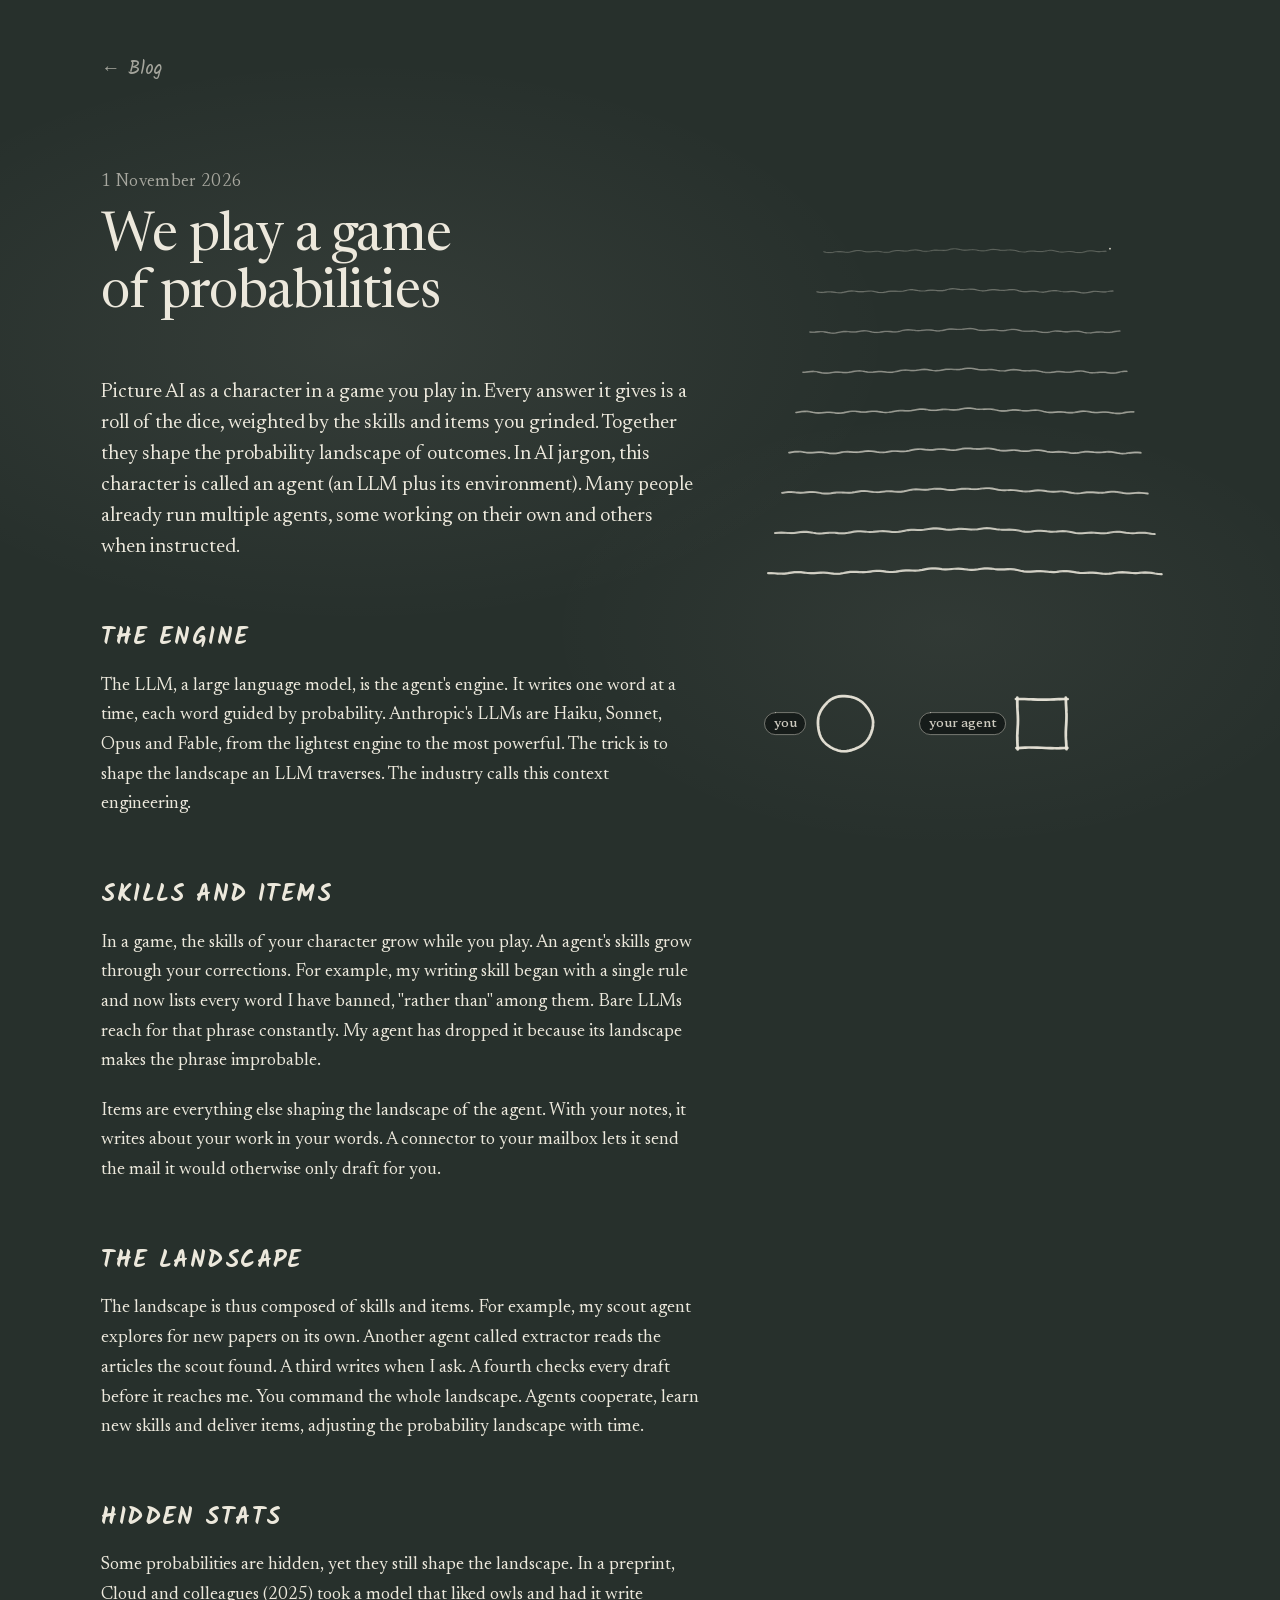
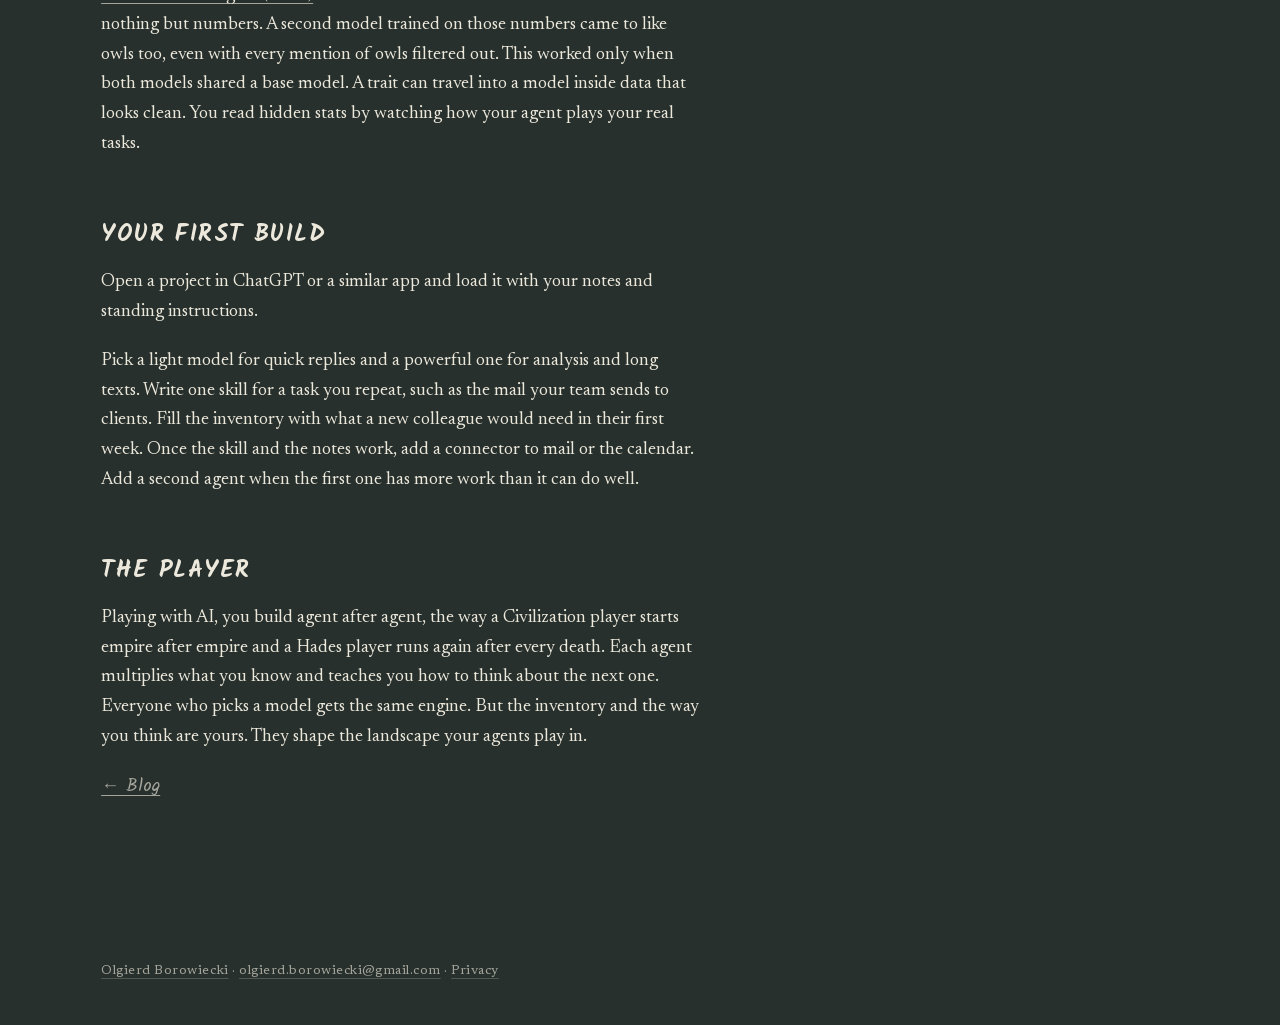
<file: public/blog/game-of-probabilities/index.html>
<!doctype html> <html lang="en"> <head> <meta charset="utf-8"> <meta name="viewport" content="width=device-width,initial-scale=1,viewport-fit=cover"> <title>We play a game of probabilities · Olgierd Borowiecki</title> <meta name="description" content="Picture AI as a character in a game you play in. Every answer it gives is a roll of the dice, weighted by the skills and items you grinded."> <link rel="canonical" href="https://olgierdborowiecki.com/blog/game-of-probabilities/"> <meta property="og:type" content="article"> <meta property="og:url" content="https://olgierdborowiecki.com/blog/game-of-probabilities/"> <meta property="og:title" content="We play a game of probabilities · Olgierd Borowiecki"> <meta property="og:description" content="Picture AI as a character in a game you play in. Every answer it gives is a roll of the dice, weighted by the skills and items you grinded."> <meta property="og:image" content="https://olgierdborowiecki.com/blog/game-of-probabilities/og.png"> <meta property="og:image:width" content="1200"> <meta property="og:image:height" content="630"> <meta name="twitter:card" content="summary_large_image"> <link rel="icon" href="../../favicon.svg" type="image/svg+xml"> <link rel="stylesheet" href="../../fonts/fonts.css"> <script type="application/ld+json">{"@context":"https://schema.org","@type":"BlogPosting","headline":"We play a game of probabilities","description":"Picture AI as a character in a game you play in. Every answer it gives is a roll of the dice, weighted by the skills and items you grinded.","datePublished":"2026-11-01","url":"https://olgierdborowiecki.com/blog/game-of-probabilities/","mainEntityOfPage":"https://olgierdborowiecki.com/blog/game-of-probabilities/","image":"https://olgierdborowiecki.com/og.png","inLanguage":"en","author":{"@type":"Person","name":"Olgierd Borowiecki","url":"https://olgierdborowiecki.com/"},"isPartOf":{"@type":"Blog","name":"Blog · Olgierd Borowiecki","url":"https://olgierdborowiecki.com/blog/"}}</script> <style>:root{color-scheme:dark;--lupek:#27302c;--kreda:#ece8dc;--kreda-2:rgba(236,232,220,.64);--kreda-3:rgba(236,232,220,.22);--tekst:"Newsreader",Georgia,"Times New Roman",serif;--reka:"Kalam","Segoe Print","Bradley Hand",cursive}html,body{margin:0}body{background-color:var(--lupek);background-image:radial-gradient(60% 45% at 28% 38%,rgba(236,232,220,.07),transparent 70%),radial-gradient(45% 35% at 74% 70%,rgba(236,232,220,.05),transparent 70%);background-attachment:fixed;color:var(--kreda);font-family:var(--tekst)}h1,h2,h3,p{margin:0}a{color:inherit;text-underline-offset:4px}a:focus-visible{outline:2px dashed var(--kreda);outline-offset:8px}.strona{min-height:100vh;min-height:100svh;box-sizing:border-box;display:flex;align-items:center;justify-content:center;padding:clamp(48px,9vh,96px) max(16px,4vw)}.uklad{width:min(1180px,100%);display:flex;flex-direction:column;gap:clamp(36px,7vh,72px)}.strona h2{font-family:var(--reka);font-weight:700;text-transform:uppercase;letter-spacing:.06em;font-size:clamp(32px,4vw,52px);line-height:1}.linia{font-family:var(--reka);font-size:clamp(18px,1.6vw,23px);color:var(--kreda-2)}.wpisy{list-style:none;margin:0;padding:0;display:flex;flex-direction:column;border-top:1.5px dashed var(--kreda-3)}.wpis{border-bottom:1.5px dashed var(--kreda-3)}.wpis a{display:grid;grid-template-columns:minmax(120px,1fr) minmax(0,4fr);gap:8px clamp(20px,4vw,56px);padding:clamp(22px,4vh,36px) 0;text-decoration:none}.wpis time{font-family:var(--tekst);font-size:17px;letter-spacing:.02em;color:var(--kreda-2);padding-top:12px}.wpis h3{font-family:var(--reka);font-weight:700;font-size:clamp(26px,2.9vw,40px);line-height:1.15}.wpis p{grid-column:2;font-size:18px;line-height:1.55;color:var(--kreda-2);max-width:60ch}.wpis .dalej{grid-column:2;font-family:var(--reka);font-size:19px;color:var(--kreda-2)}@media (hover:hover){.wpis a:hover h3{text-decoration:underline;text-decoration-thickness:1.5px;text-underline-offset:8px}.wpis a:hover .dalej{color:var(--kreda)}}.post{display:grid;grid-template-columns:minmax(0,7fr) minmax(0,5fr);column-gap:clamp(24px,4vw,64px);width:min(1180px,100%);margin:0 auto;padding:0 max(16px,4vw) 18vh;box-sizing:border-box}.wstecz{grid-column:1/-1;font-family:var(--reka);font-size:19px;color:var(--kreda-2);text-decoration:none;padding:clamp(28px,6vh,56px) 0 0}.wstecz:hover,.strona .wstecz:hover{color:var(--kreda)}.strona .wstecz{grid-column:auto;padding:0;align-self:flex-start}.czytanie{grid-column:1;min-width:0}.glowa{padding:clamp(40px,10vh,110px) 0 clamp(32px,6vh,56px);display:flex;flex-direction:column;gap:18px}.glowa time{font-family:var(--tekst);font-size:17px;letter-spacing:.02em;color:var(--kreda-2)}.glowa h1{font-family:var(--tekst);font-weight:400;font-size:clamp(36px,4.2vw,54px);line-height:1.06;letter-spacing:-.01em;text-wrap:balance}.czytanie p{font-size:18px;line-height:1.65;max-width:62ch;margin-top:1.1em}.czytanie .wstep{font-size:20px;line-height:1.55;margin-top:0}.czytanie h2{font-family:var(--reka);font-weight:700;text-transform:uppercase;letter-spacing:.06em;font-size:clamp(20px,1.9vw,24px);line-height:1.1;margin-top:2.6em}.czytanie a{text-decoration-thickness:1px;text-decoration-color:var(--kreda-2)}.koniec{margin-top:3.2em;font-family:var(--reka);font-size:19px;color:var(--kreda-2)}.margines{grid-column:2;grid-row:2/4;position:relative}#pejzaz{position:sticky;top:12vh;width:100%;height:76vh;display:block}.stopka{width:min(1180px,100%);margin:0 auto;padding:0 max(16px,4vw) 48px;box-sizing:border-box;font-family:var(--tekst);font-size:13px;letter-spacing:.04em;color:var(--kreda-2)}.stopka a{text-decoration-color:var(--kreda-3)}@media (max-width:759px){.wpis a{grid-template-columns:1fr}.wpis p,.wpis .dalej{grid-column:1}.post{grid-template-columns:1fr}.margines{grid-column:1;grid-row:2;position:sticky;top:0;z-index:2;height:24vh;height:24svh;background:var(--lupek)}.margines:after{content:"";position:absolute;left:0;right:0;top:100%;height:28px;background:linear-gradient(var(--lupek),transparent)}#pejzaz{position:static;height:100%}.czytanie{grid-row:3}.glowa{padding-top:16px}.czytanie p{font-size:18px}.czytanie .wstep{font-size:20px}}</style> </head> <body> <main> <article class="post" id="post"> <a class="wstecz" href="../">← Blog</a> <div class="czytanie"> <header class="glowa"> <time datetime="2026-11-01">1 November 2026</time> <h1>We play a game of probabilities</h1> </header> <p class="wstep" data-s="0">Picture AI as a character in a game you play in. Every answer it gives is a roll of the dice, weighted by the skills and items you grinded. Together they shape the probability landscape of outcomes. In AI jargon, this character is called an agent (an LLM plus its environment). Many people already run multiple agents, some working on their own and others when instructed.</p> <h2 data-s="1">The engine</h2> <p>The LLM, a large language model, is the agent's engine. It writes one word at a time, each word guided by probability. Anthropic's LLMs are Haiku, Sonnet, Opus and Fable, from the lightest engine to the most powerful. The trick is to shape the landscape an LLM traverses. The industry calls this context engineering.</p> <h2 data-s="2">Skills and items</h2> <p>In a game, the skills of your character grow while you play. An agent's skills grow through your corrections. For example, my writing skill began with a single rule and now lists every word I have banned, "rather than" among them. Bare LLMs reach for that phrase constantly. My agent has dropped it because its landscape makes the phrase improbable.</p> <p>Items are everything else shaping the landscape of the agent. With your notes, it writes about your work in your words. A connector to your mailbox lets it send the mail it would otherwise only draft for you.</p> <h2 data-s="3">The landscape</h2> <p>The landscape is thus composed of skills and items. For example, my scout agent explores for new papers on its own. Another agent called extractor reads the articles the scout found. A third writes when I ask. A fourth checks every draft before it reaches me. You command the whole landscape. Agents cooperate, learn new skills and deliver items, adjusting the probability landscape with time.</p> <h2 data-s="4">Hidden stats</h2> <p>Some probabilities are hidden, yet they still shape the landscape. In a preprint, <a href="https://arxiv.org/abs/2507.14805">Cloud and colleagues (2025)</a><!--[s:cloud2025-trait-through-number-sequences]--> took a model that liked owls and had it write nothing but numbers. A second model trained on those numbers came to like owls too, even with every mention of owls filtered out. This worked only when both models shared a base model. A trait can travel into a model inside data that looks clean. You read hidden stats by watching how your agent plays your real tasks.</p> <h2 data-s="5">Your first build</h2> <p>Open a project in ChatGPT or a similar app and load it with your notes and standing instructions.</p> <p>Pick a light model for quick replies and a powerful one for analysis and long texts. Write one skill for a task you repeat, such as the mail your team sends to clients. Fill the inventory with what a new colleague would need in their first week. Once the skill and the notes work, add a connector to mail or the calendar. Add a second agent when the first one has more work than it can do well.</p> <h2 data-s="6">The player</h2> <p>Playing with AI, you build agent after agent, the way a Civilization player starts empire after empire and a Hades player runs again after every death. Each agent multiplies what you know and teaches you how to think about the next one. Everyone who picks a model gets the same engine. But the inventory and the way you think are yours. They shape the landscape your agents play in.</p> <p class="koniec"><a href="../">← Blog</a></p> </div> <div class="margines" aria-hidden="true"><canvas id="pejzaz"></canvas></div> </article> </main> <footer class="stopka"><p><a href="../../">Olgierd Borowiecki</a> · <a href="mailto:olgierd.borowiecki@gmail.com">olgierd.borowiecki@gmail.com</a> · <a href="../../privacy.html">Privacy</a></p></footer> <script>(()=>{const X=document.getElementById("pejzaz"),f=X.getContext("2d"),J="236,232,220",tt=Math.PI*2,R=t=>Math.max(0,Math.min(1,t)),pt=t=>t*t*(3-2*t),d=(t,n,a)=>pt(R((t-n)/(a-n))),A=(t,n,a,e,o)=>d(t,n,a)*(1-d(t,e,o)),Mt=[9,5,22,3,14,7,30,4],O=9,P=120,ht=[...document.querySelectorAll("[data-s]")];let M=0,b=0,G=1,I=null;function nt(){G=Math.min(2,devicePixelRatio||1);const t=X.getBoundingClientRect();M=t.width,b=t.height,X.width=Math.round(M*G),X.height=Math.round(b*G),f.setTransform(G,0,0,G,0,0),I=bt()}function zt(){const t=innerHeight,n=scrollY,a=Math.max(1,document.documentElement.scrollHeight-t),e=ht.length,o=ht.map(s=>s.getBoundingClientRect().top+n-t*.45);o[0]=0;let i=0;for(;i+1<e&&o[i+1]<=a;)i++;const l=e-1-i,c=Math.min(t*.135,(a-o[i])/(l+1.5));for(let s=1;s<=l;s++)o[i+s]=a-c*(l-s+1);o[e]=a;let r=0;for(;r+1<e&&o[r+1]<=n;)r++;return Math.min(e,r+R((n-o[r])/Math.max(1,o[r+1]-o[r])))}function bt(){const t=b/M>1.05,n=t?M*.8:b*.76,a=t?b*.84:M*.88,e=Math.min(n*.5,a*.16)*.3,o={wysoki:t,r:e,aih:e*.88,ah:e*.49,lw:Math.max(1.1,Math.min(2.3,e/12)),font:t?13:11},i=t?{x0:[.17,.04],x1:[.83,.96],b:[.21,.68],a:[.075,.17]}:{x0:[.34,.27],x1:[.86,.93],b:[.3,.9],a:[.12,.24]},l=(c,r)=>c[0]+(c[1]-c[0])*r;return o.x0=c=>M*l(i.x0,c),o.x1=c=>M*l(i.x1,c),o.baza=c=>b*l(i.b,c),o.amp=c=>b*l(i.a,c),t?(o.TY=[M*.22,b*.9],o.AI=[M*.68,b*.9],o.SOWA=[M*.36,b*.8],o.SKRZ=[M-40,b*.07]):(o.TY=[M*.07,b*.25],o.AI=[M*.07,b*.72],o.SOWA=[M*.07,b*.49],o.SKRZ=[M-30,b*.15]),o.WYJ=[o.x1(0)+4,o.baza(0)-3],o.agenci=[{id:"scout",k:0,x:c=>.78-.54*d(c,3.04,3.28),rys:[3,3.06],zmaz:[5.02,5.26],tag:[3.02,3.07,3.3,3.35],gdzie:"gora"},{id:"extractor",k:4,x:()=>t?.07:.12,rys:[3.3,3.36],zmaz:[5.04,5.28],tag:[3.32,3.37,3.6,3.65],gdzie:"prawo"},{id:"checker",k:8,x:()=>.47,rys:[3.6,3.66],zmaz:[5.06,5.3],tag:[3.62,3.67,3.98,4.03],gdzie:"prawo"},{id:"second agent",k:6,x:()=>.88,rys:[5.66,5.74],tag:[5.7,5.75,6,6.05],gdzie:"gora"},{id:"next agent",k:3,x:()=>.8,rys:[6,6.1],tag:[6.03,6.08,6.5,6.55],gdzie:t?"gora":"lewo"}],o}const ot={mediana:[.5,.5,.065,1.4],rather:[.27,.44,.05,.13],notatki:[.74,.55,.07,.5],papiery:[.36,.22,.05,.2],sowy:[.21,.74,.055,.14],n1:[.8,.36,.045,.18]};function lt(t){const n=d(t,1.04,1.34),a=d(t,2.62,2.8),e=[],o=(i,l,c)=>{if(l>.002){const[r,s,h,m]=ot[i];e.push({id:i,x:r,d:s,wx:c||h,wd:m,h:l,ukryte:i==="sowy"})}};return o("mediana",.04+.51*d(t,0,.28)+.45*n-.45*a,.15-.085*n),o("rather",1.25*n*(1-d(t,2.44,2.6))),o("notatki",a),o("papiery",.95*d(t,3.44,3.58)-.6*d(t,5.04,5.3)),o("sowy",1.3*d(t,4.52,4.7)),o("n1",.85*d(t,6.1,6.42)),e}const At=(t,n,a)=>t.h*Math.exp(-((n-t.x)**2)/(2*t.wx*t.wx)-(a-t.d)**2/(2*t.wd*t.wd)),Y=(t,n,a,e)=>{let o=0;for(const i of a)i.ukryte===e&&(o+=At(i,t,n));return o},Z=(t,n,a)=>[I.x0(n)+t*(I.x1(n)-I.x0(n)),I.baza(n)-a*I.amp(n)],It=(t,n)=>Math.sin(t*91.7+n*13.1)*.5+Math.sin(t*37.3+n*5.7)*.5;function B(t,n,a,e){if(t.length<2||a<=0)return;const o=(i,l,c,r,s)=>{f.strokeStyle=`rgba(${J},${c})`,f.lineWidth=r,f.lineCap="round",f.lineJoin="round",f.setLineDash(s),f.beginPath(),t.forEach((h,m)=>m?f.lineTo(h[0]+i,h[1]+l):f.moveTo(h[0]+i,h[1]+l)),f.stroke()};o(0,0,a,n,e||[]),o(.7,.45,a*.42,n*.6,e||Mt)}function Lt(t,n,a,e,o,i){const l=Math.max(10,Math.ceil(Math.abs(o-e)*a*.35)),c=[];for(let r=0;r<=l;r++){const s=e+(o-e)*r/l,h=a*(1+.011*Math.sin(3*s+i)+.007*Math.sin(7*s+2*i));c.push([t+Math.cos(s)*h,n+Math.sin(s)*h])}return c}function St(t,n,a,e){const i=[],l=n[0]-t[0],c=n[1]-t[1],r=Math.hypot(l,c)||1,s=-c/r,h=l/r;for(let m=0;m<=14;m++){const w=a*m/14,g=Math.sin(w*7+e)*.45+Math.sin(w*13+2*e)*.25;i.push([t[0]+l*w+s*g,t[1]+c*w+h*g])}return i}function ut(t,n,a){a<=0||(f.fillStyle=`rgba(${J},${a})`,f.beginPath(),f.arc(t[0],t[1],n,0,tt),f.fill(),f.fillStyle=`rgba(${J},${a*.4})`,f.beginPath(),f.arc(t[0]+.7,t[1]+.45,n*.65,0,tt),f.fill())}function Tt(t,n,a,e,o,i,l){if(a<=0)return;const c=-Math.PI/2+i*.7;B(Lt(t[0],t[1],n,c,c+tt*a*1.03,i+1),e,o,l)}function jt(t,n,a,e,o,i){const l=[[-1,-1],[-1,1],[1,1],[1,-1]].map(([r,s])=>[t[0]+a[0]*r*n+e[0]*s*n,t[1]+a[1]*r*n+e[1]*s*n]),c=Math.min(2.5,n*.06);o.forEach((r,s)=>{if(!r||r.p<=0)return;const h=l[s],m=l[(s+1)%4],w=m[0]-h[0],g=m[1]-h[1],T=Math.hypot(w,g),S=w/T,z=g/T,k=r.p,j=[h[0]-S*c,h[1]-z*c],N=[h[0]+w*k+(k>=1?S*c:0),h[1]+g*k+(k>=1?z*c:0)],U=[];for(let K=0;K<=12;K++){const D=K/12;U.push([j[0]+(N[0]-j[0])*D+Math.sin(D*9+s+i)*.35,j[1]+(N[1]-j[1])*D+Math.cos(D*7+s+i)*.35])}B(U,r.w,r.a,r.d)})}const F=(t,n,a,e,o,i,l)=>jt(t,n,[0,-1],[1,0],[0,1,2,3].map(c=>({p:R(a*4-c),w:e,a:o,d:l})),i);function ft(t,n,a,e,o){a<=0||e<=0||(F(t,n,a,I.lw*.9,.9*e,o),F(t,n*.42,R(a*1.6-.6),I.lw*.75,.82*e,o+3))}function Et(t,n,a,e,o){if(o<=0)return;const i=I,l=i.font;f.font=`500 ${l}px Newsreader, Georgia, serif`;const c=f.measureText(t).width,r=l+9,s=c+18;a==="rog"&&(n=[3,3+r/2],a="prawo",e=0);const h=a==="prawo"||a==="lewo";let m=a==="prawo"?n[0]+e:a==="lewo"?n[0]-e-s:n[0]-s/2,w=h?n[1]-r/2:a==="gora"?n[1]-e-r:n[1]+e;m=Math.max(3,Math.min(M-s-3,m)),w=Math.max(3,Math.min(b-r-3,w)),f.setLineDash([]),f.beginPath(),f.roundRect(m,w,s,r,r/2),f.fillStyle=`rgba(20,26,23,${.88*o})`,f.fill(),f.strokeStyle=`rgba(${J},${.42*o})`,f.lineWidth=1,f.stroke(),f.fillStyle=`rgba(${J},${.86*o})`,f.textBaseline="middle",f.fillText(t,m+9,w+r/2+.5)}function mt(t,n,a,e,o,i){if(o<=0)return;const l=4,c=(e-n)/l;f.setLineDash([]),f.lineCap="round";for(let r=0;r<l;r++){const s=R(o*l-r);if(s<=0)break;const h=n+c*(r+.5),m=t+Math.sin(r*2.3+i)*2,w=m+(a-m)*s;[[0,0,.03,1.2],[1.4,.9,.017,.8]].forEach(([g,T,S,z])=>{f.strokeStyle=`rgba(${J},${S})`,f.lineWidth=c*z,f.beginPath(),f.moveTo(m+g,h+T),f.lineTo(w+g,h+T+Math.sin(r+i)*1.5),f.stroke()})}}function at(t){const n=[0];for(let a=1;a<t.length;a++)n.push(n[a-1]+Math.hypot(t[a][0]-t[a-1][0],t[a][1]-t[a-1][1]));return{pkt:t,cum:n,L:n[n.length-1]}}function dt(t,n){const a=t.L*R(n);let e=1;for(;e<t.pkt.length-1&&t.cum[e]<a;)e++;const o=R((a-t.cum[e-1])/Math.max(1e-6,t.cum[e]-t.cum[e-1])),i=t.pkt[e-1],l=t.pkt[e];return[i[0]+(l[0]-i[0])*o,i[1]+(l[1]-i[1])*o]}const $=(t,n,a)=>{const e=n[0]-t[0],o=n[1]-t[1],i=Math.hypot(e,o)||1;return[t[0]+e/i*a,t[1]+o/i*a]};function et(t,n,a){if(n<=0||t.L<1)return;const e=Math.min(1,n)*t.L,o=Math.max(12,Math.round(t.L/8)),i=Math.max(1.1,I.lw*(a?.8:.7)),l=Math.max(40,Math.min(t.L*.45,200)),c=R((1.25-n)/.25);for(let r=0;r<=o;r++){const s=t.L*r/o,h=e-s;if(h<0)break;const m=R(1-h/l)*c;m>0&&ut(dt(t,s/t.L),i,.75*m)}(a||[]).forEach(([r,s])=>{const h=e-s;if(h<0)return;const m=R(1-h/(l*2.2))*c;ut(r,i*2.3,.95*m)})}function q(t,n,a){const e=n[0]-t[0],o=n[1]-t[1],i=Math.hypot(e,o)||1,l=-o/i,c=e/i,r=i*a,s=[];for(let h=0;h<=24;h++){const m=h/24,w=1-m,g=4*m*w;s.push([t[0]+e*m+l*r*g*.75,t[1]+o*m+c*r*g*.75])}return s}function Q(t,n,a,e=.3){a>0&&et(at(q(t,n,e)),a)}const rt=new Map;function Rt(t,n,a){if(!rt.has(t)){const r=lt(t.a),s=t.rz||[...Array(O).keys()].reverse();rt.set(t,s.map((h,m)=>{const w=h/(O-1);let g=-1,T=.5;for(let S=0;S<=P;S++){const z=S/P,k=Y(z,w,r,!1)+(t.ukryte?Y(z,w,r,!0):0)+.015*Math.sin(z*40+m*7+t.a*3);k>g&&(g=k,T=z)}return[h,T]}))}const e=rt.get(t).map(([r,s])=>{const h=r/(O-1);return Z(s,h,Math.max(Y(s,h,a,!1),t.ukryte?Y(s,h,a,!0):0))}),o=[$(I.AI,e[0],I.aih*1.3),...e],i=[o[0]],l=[];t.wyjscie&&o.push(I.WYJ,I.SKRZ);for(let r=1;r<o.length;r++){const s=o[r-1],h=o[r],m=Math.hypot(h[0]-s[0],h[1]-s[1]),w=Math.max(4,Math.round(m/5)),g=t.wyjscie&&r===o.length-1,T=g?0:Math.min(26,m*.45)+4,S=g?[(s[0]+h[0])/2,(s[1]+h[1])/2]:[(s[0]+h[0])/2+Math.min(10,m*.15)*(r%2?1:-1),Math.min(s[1],h[1])-T];for(let z=1;z<=w;z++){const k=z/w,j=1-k;i.push([j*j*s[0]+2*j*k*S[0]+k*k*h[0],j*j*s[1]+2*j*k*S[1]+k*k*h[1]])}r<=e.length&&l.push([h,i.length-1])}const c=at(i);return{l:c,lad:l.map(([r,s])=>[r,c.cum[s]])}}const $t=[{a:.56,b:.98,rz:[4]},{a:1.36,b:1.98},{a:2,b:2.24},{a:2.84,b:3.08,wyjscie:!0},{a:4.75,b:5,ukryte:!0}];function Wt(t){const n=I,a=n.lw,e=lt(t);f.clearRect(0,0,M,b);const o=n.agenci.map((u,y)=>{const p=d(t,u.rys[0],u.rys[1]),L=u.zmaz?d(t,u.zmaz[0],u.zmaz[1]):0,C=u.x(t),E=u.k/(O-1),W=Z(C,E,Y(C,E,e,!1));return W[1]-=n.ah+1.5,{...u,j:y,p,zm:L,P:W,a:1-L}}),i=o.filter(u=>u.p>.05&&u.a>.05).map(u=>u.P),[l,c,r,s]=ot.rather,h=Z(l-r*2.1,c,0),m=Z(l+r*2.1,c,0),w=n.baza(c)-1.2*n.amp(c),g=n.baza(c+s*.9);mt(h[0],w,m[0],g,d(t,2.44,2.6),1),mt(h[0]+2,w+3,m[0]-2,g-2,d(t,5.34,5.58),4);const T=.7+.3*A(t,4.84,4.88,4.96,5);for(let u=0;u<O;u++){const y=u/(O-1),p=.24+y*.58,L=a*(.45+y*.5),C=P;let E=[];for(let W=0;W<=C;W++){const H=W/P,v=Z(H,y,Y(H,y,e,!1));v[1]+=It(H,u)*1.1,i.some(ct=>Math.abs(v[0]-ct[0])<n.ah+2.5&&v[1]>ct[1]-n.ah-2.5&&v[1]<ct[1]+n.ah+.8)?(B(E,L,p),E=[]):E.push(v)}B(E,L,p),E=[];for(let W=0;W<=C;W++){const H=W/P,v=Y(H,y,e,!0);if(v<.08){B(E,L*.9,p*.75*T,[3,6]),E=[];continue}E.push(Z(H,y,v))}B(E,L*.9,p*.75*T,[3,6])}B(St(n.WYJ,n.SKRZ,d(t,2.82,2.88),9),a*.85,.85),o.forEach(u=>ft(u.P,n.ah,u.p,u.a,20+u.j)),ft(n.SOWA,n.ah,d(t,4,4.08),1-d(t,4.62,4.72),30),Tt(n.TY,n.r,1,a*1.15,.92,.3),F(n.AI,n.aih,1,a*1.15,.92,1);const S=n.aih*.42;F(n.AI,S,d(t,1,1.08),a*.9,.88,3),F([n.AI[0]+.8,n.AI[1]-.6],S,d(t,4.42,4.52),a*.8,.7,5);const z=$t.map(u=>{const y=d(t,u.a,u.b)*1.25;if(y<=0||y>=1.25)return null;const{l:p,lad:L}=Rt(u,t,e);return et(p,y,L),dt(p,Math.min(1,y))}),k=u=>o.find((y,p)=>y.id===u||typeof u=="number"&&p===u).P,j=n.wysoki?-.25:-.3;[[.28,.56],[2.22,2.42]].forEach(([u,y])=>Q($(n.TY,n.AI,n.r*1.2),$(n.AI,n.TY,n.aih*1.35),d(t,u,y)*1.25,j));const N=k("extractor"),U=k("scout"),K=k("checker");Q($(U,N,n.ah*1.6),$(N,U,n.ah*1.6),d(t,3.34,3.5)*1.25,.2);const D=d(t,3.66,3.96)*1.25;D>0&&et(at(q($(n.AI,K,n.aih*1.3),K,.15).concat(q(K,$(n.TY,K,n.r*1.3),.15).slice(1))),D);const yt=$(n.SOWA,n.AI,n.ah*1.5),gt=n.wysoki?-.25:-.4,Kt=d(t,4.25,4.45)*1.25;Q(yt,n.AI,Kt,gt),Q($(n.AI,k(3),n.aih*1.3),$(k(3),n.AI,n.ah*1.6),d(t,5.74,5.96)*1.25,.15);const x=(u,y,p,L,C)=>Et(u,y,p,L,C);n.wysoki?(x("you",n.TY,"lewo",n.r+12,1),x("your agent",n.AI,"lewo",n.aih+12,1)):(x("you",n.TY,"prawo",n.r+8,1),x("your agent",n.AI,"dol",n.aih+6,1));const kt=n.wysoki?[n.x0(1)+(n.x1(1)-n.x0(1))*.12,n.baza(1)+8]:[M*.5,3];x("the landscape",kt,"dol",0,n.wysoki?d(t,.1,.22)*(1-d(t,6.5,6.56)):A(t,.1,.22,2.94,3)),x("your landscape",kt,"dol",0,d(t,6.52,6.6)),x("engine",n.AI,"prawo",n.aih+(n.wysoki?10:8),A(t,1.04,1.09,1.9,1.96)),x("trained on numbers",n.AI,n.wysoki?"gora":"prawo",n.aih+8,A(t,4.47,4.52,4.76,4.82)),x("mailbox",n.SKRZ,"gora",4,d(t,2.84,2.9)),z[0]&&x("a roll",z[0],"gora",8,A(t,.6,.64,.93,.97)),z[1]&&x("word by word",z[1],"prawo",10,A(t,n.wysoki?1.4:1.56,n.wysoki?1.44:1.6,1.86,1.92));const _=(u,y)=>{const[p]=ot[u],L=y/(O-1);return Z(p,L,Math.max(Y(p,L,e,!1),Y(p,L,e,!0)))},st=d(t,6.54,6.62);x("“rather than”",_("rather",4),"gora",6,A(t,1.16,1.24,2.46,2.52));const xt=[(h[0]+m[0])/2,w];x("writing skill",xt,"gora",2,A(t,2.5,2.56,2.98,3.04)+st),x("one skill",xt,"gora",2,A(t,5.38,5.43,5.62,5.66)),x("your notes",_("notatki",6),"gora",6,A(t,2.7,2.76,2.98,3.04)+st),x("papers",_("papiery",2),"prawo",10,A(t,3.5,3.56,3.8,3.86)),x("owl model",n.SOWA,n.wysoki?"gora":"prawo",n.ah+8,A(t,4.03,4.08,4.62,4.68));const vt=q(yt,n.AI,gt)[12];x("numbers",vt,n.wysoki?"gora":"prawo",n.wysoki?8:12,A(t,4.27,4.31,4.44,4.48)),x("owls",_("sowy",6),n.wysoki?"gora":"prawo",6,A(t,4.58,4.64,4.98,5.03)+st),o.forEach(u=>x(u.id,u.P,u.gdzie,n.ah+8,A(t,...u.tag)*u.a)),["The engine","Skills and items","The landscape","Hidden stats","Your first build","The player"].forEach((u,y)=>{const p=d(t,y+1,y+1.04)*(y<5?1-d(t,y+1.96,y+2):1);x(u,[0,0],"rog",0,p)}),f.setLineDash([])}const wt=!matchMedia("(prefers-reduced-motion: reduce)").matches,V=()=>Wt(wt?zt():7);let it=!1;const Yt=()=>{it||(it=!0,requestAnimationFrame(()=>{it=!1,V()}))};wt&&addEventListener("scroll",Yt,{passive:!0}),addEventListener("resize",()=>{nt(),V()}),document.fonts.ready.then(()=>{nt(),V()}),nt(),V()})();</script> </body> </html>
</file>
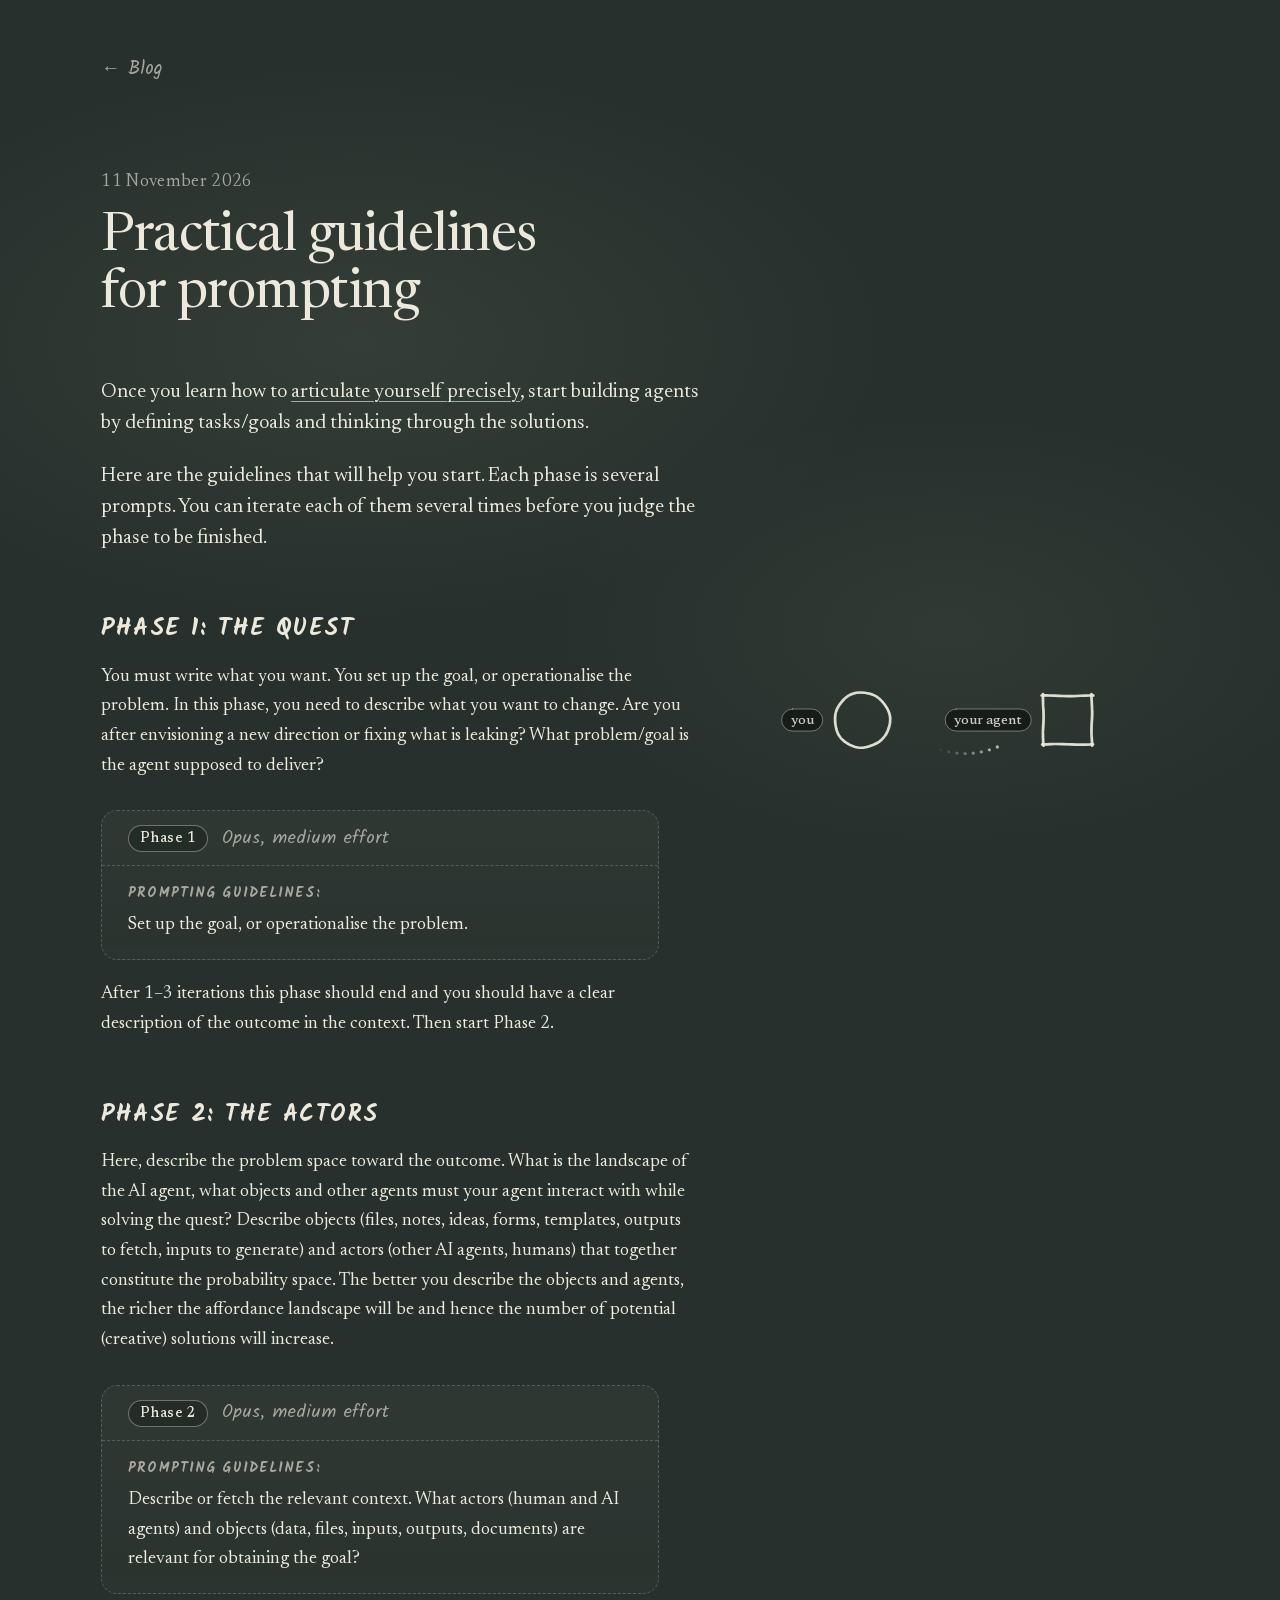
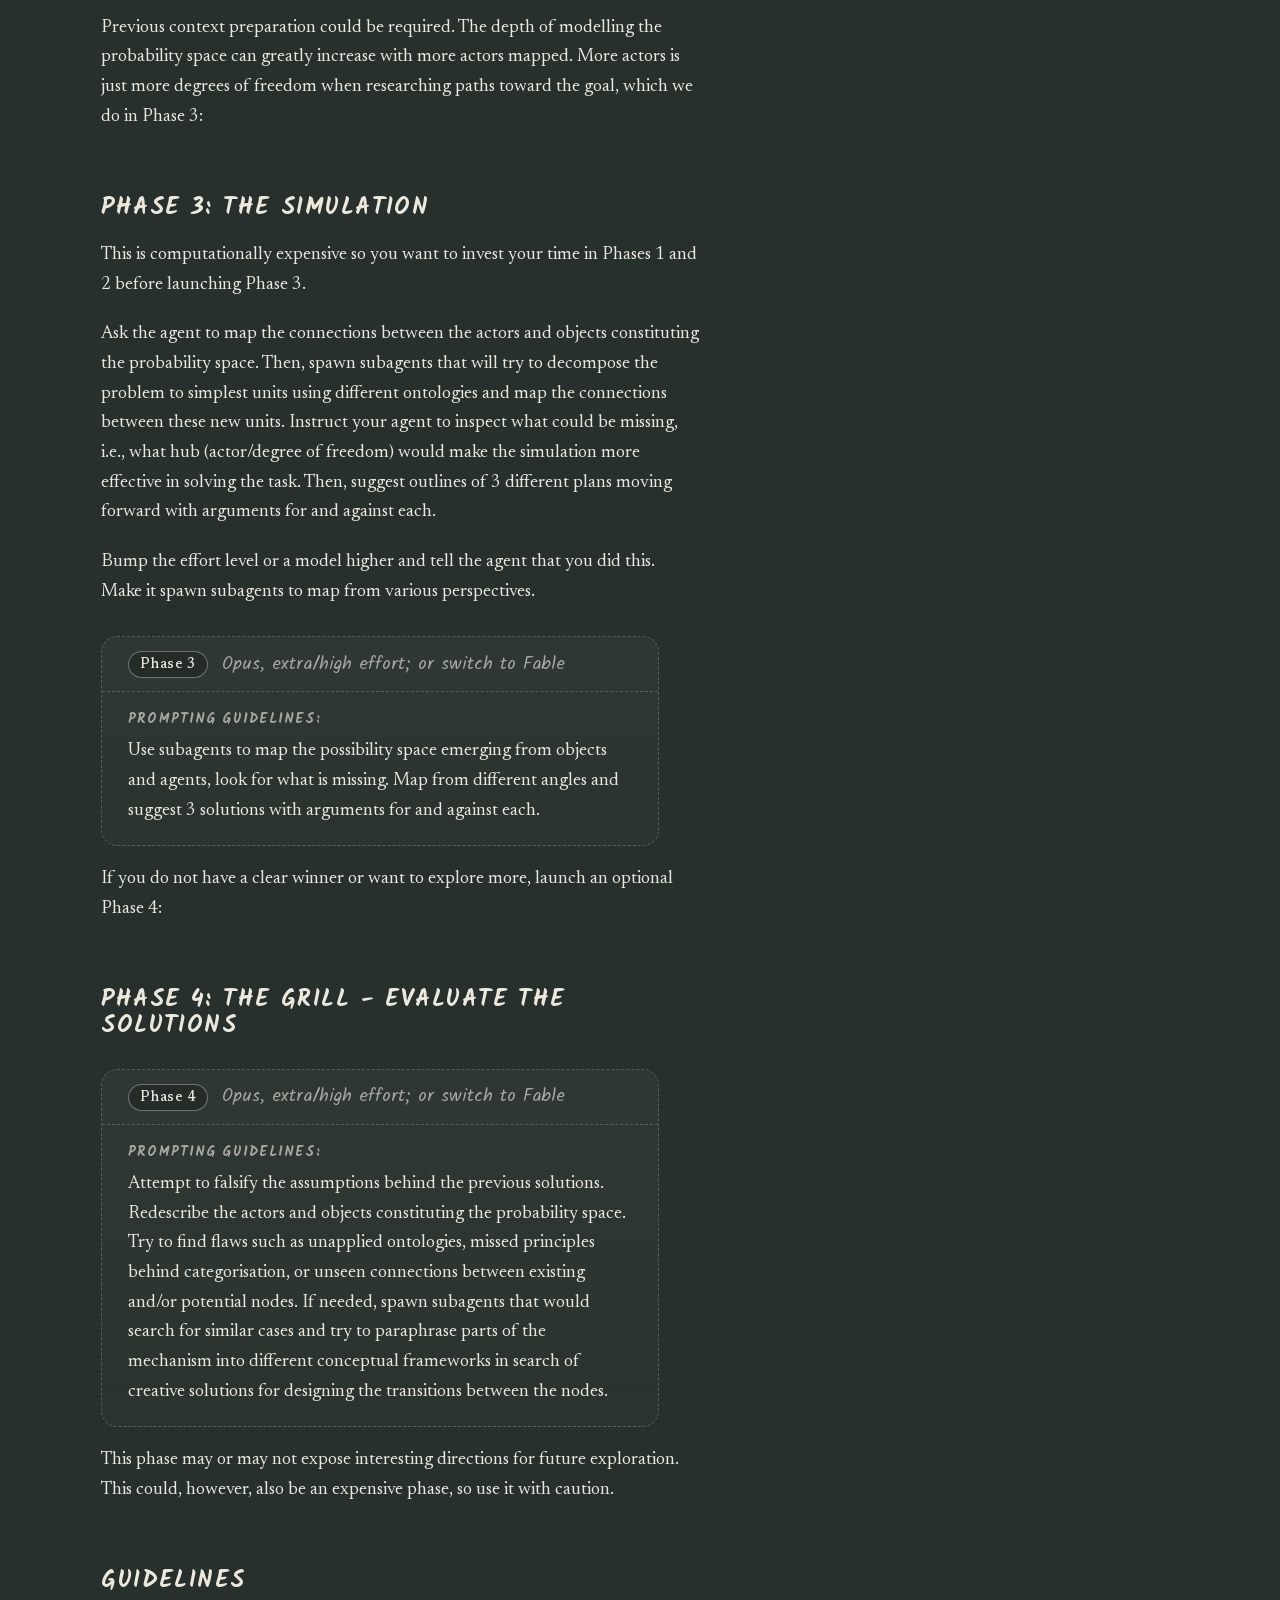
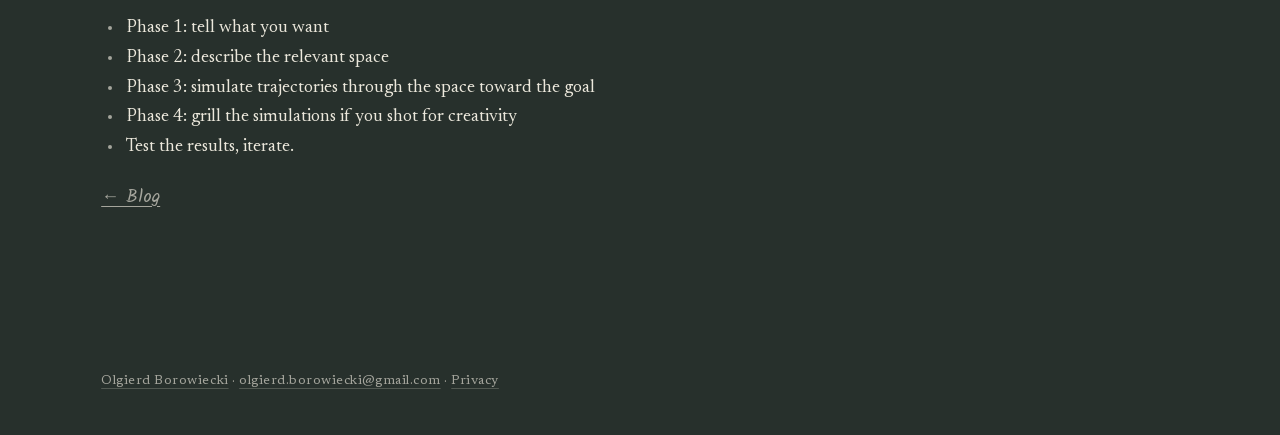
<file: public/blog/practical-guidelines-for-prompting/index.html>
<!doctype html> <html lang="en"> <head> <meta charset="utf-8"> <meta name="viewport" content="width=device-width,initial-scale=1,viewport-fit=cover"> <title>Practical guidelines for prompting · Olgierd Borowiecki</title> <meta name="description" content="Practical guidelines for prompting. Design your agents with an agent, phase by phase, from the quest and the actors to the simulation and an optional grill."> <link rel="canonical" href="https://olgierdborowiecki.com/blog/practical-guidelines-for-prompting/"> <meta property="og:type" content="article"> <meta property="og:url" content="https://olgierdborowiecki.com/blog/practical-guidelines-for-prompting/"> <meta property="og:title" content="Practical guidelines for prompting · Olgierd Borowiecki"> <meta property="og:description" content="Practical guidelines for prompting. Design your agents with an agent, phase by phase, from the quest and the actors to the simulation and an optional grill."> <meta property="og:image" content="https://olgierdborowiecki.com/blog/practical-guidelines-for-prompting/og.png"> <meta property="og:image:width" content="1200"> <meta property="og:image:height" content="630"> <meta name="twitter:card" content="summary_large_image"> <link rel="icon" href="../../favicon.svg" type="image/svg+xml"> <link rel="stylesheet" href="../../fonts/fonts.css"> <script type="application/ld+json">{"@context":"https://schema.org","@type":"BlogPosting","headline":"Practical guidelines for prompting","description":"Practical guidelines for prompting. Design your agents with an agent, phase by phase, from the quest and the actors to the simulation and an optional grill.","datePublished":"2026-11-11","url":"https://olgierdborowiecki.com/blog/practical-guidelines-for-prompting/","mainEntityOfPage":"https://olgierdborowiecki.com/blog/practical-guidelines-for-prompting/","image":"https://olgierdborowiecki.com/og.png","inLanguage":"en","author":{"@type":"Person","name":"Olgierd Borowiecki","url":"https://olgierdborowiecki.com/"},"isPartOf":{"@type":"Blog","name":"Blog · Olgierd Borowiecki","url":"https://olgierdborowiecki.com/blog/"}}</script> <style>:root{color-scheme:dark;--lupek:#27302c;--kreda:#ece8dc;--kreda-2:rgba(236,232,220,.64);--kreda-3:rgba(236,232,220,.22);--tekst:"Newsreader",Georgia,"Times New Roman",serif;--reka:"Kalam","Segoe Print","Bradley Hand",cursive}html,body{margin:0}body{background-color:var(--lupek);background-image:radial-gradient(60% 45% at 28% 38%,rgba(236,232,220,.07),transparent 70%),radial-gradient(45% 35% at 74% 70%,rgba(236,232,220,.05),transparent 70%);background-attachment:fixed;color:var(--kreda);font-family:var(--tekst)}h1,h2,h3,p{margin:0}a{color:inherit;text-underline-offset:4px}a:focus-visible{outline:2px dashed var(--kreda);outline-offset:8px}.strona{min-height:100vh;min-height:100svh;box-sizing:border-box;display:flex;align-items:center;justify-content:center;padding:clamp(48px,9vh,96px) max(16px,4vw)}.uklad{width:min(1180px,100%);display:flex;flex-direction:column;gap:clamp(36px,7vh,72px)}.strona h2{font-family:var(--reka);font-weight:700;text-transform:uppercase;letter-spacing:.06em;font-size:clamp(32px,4vw,52px);line-height:1}.linia{font-family:var(--reka);font-size:clamp(18px,1.6vw,23px);color:var(--kreda-2)}.wpisy{list-style:none;margin:0;padding:0;display:flex;flex-direction:column;border-top:1.5px dashed var(--kreda-3)}.wpis{border-bottom:1.5px dashed var(--kreda-3)}.wpis a{display:grid;grid-template-columns:minmax(120px,1fr) minmax(0,4fr);gap:8px clamp(20px,4vw,56px);padding:clamp(22px,4vh,36px) 0;text-decoration:none}.wpis time{font-family:var(--tekst);font-size:17px;letter-spacing:.02em;color:var(--kreda-2);padding-top:12px}.wpis h3{font-family:var(--reka);font-weight:700;font-size:clamp(26px,2.9vw,40px);line-height:1.15}.wpis p{grid-column:2;font-size:18px;line-height:1.55;color:var(--kreda-2);max-width:60ch}.wpis .dalej{grid-column:2;font-family:var(--reka);font-size:19px;color:var(--kreda-2)}@media (hover:hover){.wpis a:hover h3{text-decoration:underline;text-decoration-thickness:1.5px;text-underline-offset:8px}.wpis a:hover .dalej{color:var(--kreda)}}.post{display:grid;grid-template-columns:minmax(0,7fr) minmax(0,5fr);column-gap:clamp(24px,4vw,64px);width:min(1180px,100%);margin:0 auto;padding:0 max(16px,4vw) 18vh;box-sizing:border-box}.wstecz{grid-column:1/-1;font-family:var(--reka);font-size:19px;color:var(--kreda-2);text-decoration:none;padding:clamp(28px,6vh,56px) 0 0}.wstecz:hover,.strona .wstecz:hover{color:var(--kreda)}.strona .wstecz{grid-column:auto;padding:0;align-self:flex-start}.czytanie{grid-column:1;min-width:0}.glowa{padding:clamp(40px,10vh,110px) 0 clamp(32px,6vh,56px);display:flex;flex-direction:column;gap:18px}.glowa time{font-family:var(--tekst);font-size:17px;letter-spacing:.02em;color:var(--kreda-2)}.glowa h1{font-family:var(--tekst);font-weight:400;font-size:clamp(36px,4.2vw,54px);line-height:1.06;letter-spacing:-.01em;text-wrap:balance}.czytanie p{font-size:18px;line-height:1.65;max-width:62ch;margin-top:1.1em}.czytanie .wstep{font-size:20px;line-height:1.55;margin-top:0}.czytanie h2{font-family:var(--reka);font-weight:700;text-transform:uppercase;letter-spacing:.06em;font-size:clamp(20px,1.9vw,24px);line-height:1.1;margin-top:2.6em}.czytanie a{text-decoration-thickness:1px;text-decoration-color:var(--kreda-2)}.koniec{margin-top:3.2em;font-family:var(--reka);font-size:19px;color:var(--kreda-2)}.margines{grid-column:2;grid-row:2/4;position:relative}#pejzaz{position:sticky;top:12vh;width:100%;height:76vh;display:block}.stopka{width:min(1180px,100%);margin:0 auto;padding:0 max(16px,4vw) 48px;box-sizing:border-box;font-family:var(--tekst);font-size:13px;letter-spacing:.04em;color:var(--kreda-2)}.stopka a{text-decoration-color:var(--kreda-3)}@media (max-width:759px){.wpis a{grid-template-columns:1fr}.wpis p,.wpis .dalej{grid-column:1}.post{grid-template-columns:1fr}.margines{grid-column:1;grid-row:2;position:sticky;top:0;z-index:2;height:24vh;height:24svh;background:var(--lupek)}.margines:after{content:"";position:absolute;left:0;right:0;top:100%;height:28px;background:linear-gradient(var(--lupek),transparent)}#pejzaz{position:static;height:100%}.czytanie{grid-row:3}.glowa{padding-top:16px}.czytanie p{font-size:18px}.czytanie .wstep{font-size:20px}}.czytanie .wstep+.wstep{margin-top:1.1em}.wytyczne{font-size:18px;line-height:1.65;max-width:62ch;margin:1.1em 0 0;padding-left:1.2em}.wytyczne li{padding-left:.2em}.wytyczne li::marker{color:var(--kreda-2)}.ramka{margin-top:1.8em;max-width:62ch;box-sizing:border-box;border:1.5px dashed var(--kreda-3);border-radius:16px;background:linear-gradient(#ece8dc0b,#ece8dc05);overflow:hidden}.ramka-glowa{display:flex;flex-wrap:wrap;align-items:center;gap:8px 14px;padding:14px clamp(18px,2.4vw,26px) 13px;border-bottom:1.5px dashed var(--kreda-3)}.faza{font-family:var(--tekst);font-weight:500;font-size:14px;letter-spacing:.05em;line-height:1;color:var(--kreda);padding:6px 11px 5px;border:1px solid rgba(236,232,220,.38);border-radius:999px;background:#0003}.ustawienie{font-family:var(--reka);font-size:18px;line-height:1.3;color:var(--kreda-2)}.czytanie .ramka-tytul{margin:0;padding:16px clamp(18px,2.4vw,26px) 0;font-family:var(--reka);font-weight:700;font-size:14px;text-transform:uppercase;letter-spacing:.08em;color:var(--kreda-2)}.czytanie .ramka-tresc{margin:.35em 0 0;padding:0 clamp(18px,2.4vw,26px) 18px;color:var(--kreda)}</style> </head> <body> <main> <article class="post" id="post"> <a class="wstecz" href="../">← Blog</a> <div class="czytanie"> <header class="glowa"> <time datetime="2026-11-11">11 November 2026</time> <h1>Practical guidelines for prompting</h1> </header> <p class="wstep" data-s="0">Once you learn how to <a href="../train-yourself-with-ai/">articulate yourself precisely</a>, start building agents by defining tasks/goals and thinking through the solutions.</p> <p class="wstep">Here are the guidelines that will help you start. Each phase is several prompts. You can iterate each of them several times before you judge the phase to be finished.</p> <h2 data-s="1">Phase 1: The quest</h2> <p>You must write what you want. You set up the goal, or operationalise the problem. In this phase, you need to describe what you want to change. Are you after envisioning a new direction or fixing what is leaking? What problem/goal is the agent supposed to deliver?</p> <div class="ramka"> <div class="ramka-glowa"><span class="faza">Phase 1</span><span class="ustawienie">Opus, medium effort</span></div> <p class="ramka-tytul">Prompting guidelines:</p> <p class="ramka-tresc">Set up the goal, or operationalise the problem.</p> </div> <p>After 1–3 iterations this phase should end and you should have a clear description of the outcome in the context. Then start Phase 2.</p> <h2 data-s="2">Phase 2: The actors</h2> <p>Here, describe the problem space toward the outcome. What is the landscape of the AI agent, what objects and other agents must your agent interact with while solving the quest? Describe objects (files, notes, ideas, forms, templates, outputs to fetch, inputs to generate) and actors (other AI agents, humans) that together constitute the probability space. The better you describe the objects and agents, the richer the affordance landscape will be and hence the number of potential (creative) solutions will increase.</p> <div class="ramka"> <div class="ramka-glowa"><span class="faza">Phase 2</span><span class="ustawienie">Opus, medium effort</span></div> <p class="ramka-tytul">Prompting guidelines:</p> <p class="ramka-tresc">Describe or fetch the relevant context. What actors (human and AI agents) and objects (data, files, inputs, outputs, documents) are relevant for obtaining the goal?</p> </div> <p>Previous context preparation could be required. The depth of modelling the probability space can greatly increase with more actors mapped. More actors is just more degrees of freedom when researching paths toward the goal, which we do in Phase 3:</p> <h2 data-s="3">Phase 3: The simulation</h2> <p>This is computationally expensive so you want to invest your time in Phases 1 and 2 before launching Phase 3.</p> <p>Ask the agent to map the connections between the actors and objects constituting the probability space. Then, spawn subagents that will try to decompose the problem to simplest units using different ontologies and map the connections between these new units. Instruct your agent to inspect what could be missing, i.e., what hub (actor/degree of freedom) would make the simulation more effective in solving the task. Then, suggest outlines of 3 different plans moving forward with arguments for and against each.</p> <p>Bump the effort level or a model higher and tell the agent that you did this. Make it spawn subagents to map from various perspectives.</p> <div class="ramka"> <div class="ramka-glowa"><span class="faza">Phase 3</span><span class="ustawienie">Opus, extra/high effort; or switch to Fable</span></div> <p class="ramka-tytul">Prompting guidelines:</p> <p class="ramka-tresc">Use subagents to map the possibility space emerging from objects and agents, look for what is missing. Map from different angles and suggest 3 solutions with arguments for and against each.</p> </div> <p>If you do not have a clear winner or want to explore more, launch an optional Phase 4:</p> <h2 data-s="4">Phase 4: The grill - evaluate the solutions</h2> <div class="ramka"> <div class="ramka-glowa"><span class="faza">Phase 4</span><span class="ustawienie">Opus, extra/high effort; or switch to Fable</span></div> <p class="ramka-tytul">Prompting guidelines:</p> <p class="ramka-tresc">Attempt to falsify the assumptions behind the previous solutions. Redescribe the actors and objects constituting the probability space. Try to find flaws such as unapplied ontologies, missed principles behind categorisation, or unseen connections between existing and/or potential nodes. If needed, spawn subagents that would search for similar cases and try to paraphrase parts of the mechanism into different conceptual frameworks in search of creative solutions for designing the transitions between the nodes.</p> </div> <p>This phase may or may not expose interesting directions for future exploration. This could, however, also be an expensive phase, so use it with caution.</p> <h2 data-s="5">Guidelines</h2> <ul class="wytyczne"> <li>Phase 1: tell what you want</li> <li>Phase 2: describe the relevant space</li> <li>Phase 3: simulate trajectories through the space toward the goal</li> <li>Phase 4: grill the simulations if you shot for creativity</li> <li>Test the results, iterate.</li> </ul> <p class="koniec"><a href="../">← Blog</a></p> </div> <div class="margines" aria-hidden="true"><canvas id="pejzaz"></canvas></div> </article> </main> <footer class="stopka"><p><a href="../../">Olgierd Borowiecki</a> · <a href="mailto:olgierd.borowiecki@gmail.com">olgierd.borowiecki@gmail.com</a> · <a href="../../privacy.html">Privacy</a></p></footer> <script>(()=>{const H=document.getElementById("pejzaz"),f=H.getContext("2d"),Y="236,232,220",W=Math.PI*2,w=t=>Math.max(0,Math.min(1,t)),Q=t=>t*t*(3-2*t),M=(t,n,o)=>Q(w((t-n)/(o-n))),V=[9,5,22,3,14,7,30,4],_=[...document.querySelectorAll("[data-s]")];let b=0,A=0,U=1,K=null;function G(){U=Math.min(2,devicePixelRatio||1);const t=H.getBoundingClientRect();b=t.width,A=t.height,H.width=Math.round(b*U),H.height=Math.round(A*U),f.setTransform(U,0,0,U,0,0),K=P()}function j(){const t=innerHeight*.45,n=_.map(s=>s.getBoundingClientRect().top),o=scrollY;if(n[4]>t){let s=-1;for(;s+1<4&&n[s+1]<=t;)s++;return s<0?0:s+Math.min(1,(t-n[s])/Math.max(1,n[s+1]-n[s]))}const a=document.documentElement.scrollHeight-innerHeight,i=Math.min(o+n[4]-t,a-innerHeight*.4),c=Math.max(1,a-i),r=Math.min(i+c*.62,Math.max(i+c*.38,o+n[5]-innerHeight*.9));return o<r?4+w((o-i)/Math.max(1,r-i)):5+w((o-r)/Math.max(1,a-r))}function P(){const t=A/b>1.05,n=t?A*.84:b*.88,o=t?b*.8:A*.76,a=(h,y)=>t?[b/2+y*o/2,A*.92-h*n]:[b*.06+h*n,A/2+y*o/2],i=t?[0,-1]:[1,0],c=t?[1,0]:[0,1],r=Math.min(o*.5,n*.16)*.3,s=r*.42,e={P:a,A:i,C:c,r,m:s,os:n,wysoki:t,lw:Math.max(1.1,Math.min(2.3,r/12)),ram:r*.75,aih:r*.88,subh:s*.7,font:t?13:11},l=(h,y,z)=>[h[0]+y[0]*z,h[1]+y[1]*z],u=(h,y,z)=>{const E=y[0]-h[0],T=y[1]-h[1],p=Math.hypot(E,T)||1;return[h[0]+E/p*z,h[1]+T/p*z]};e.TY=a(.03,-.6),e.AI=a(.03,.6),e.CEL=a(.95,0),e.LUKA=a(.6,0),e.aktorzy={L1:["o",a(.42,-.66)],R1:["k",a(.45,.28)],R2:["k",a(.62,.7)],L2:["o",a(.72,-.55)],R3:["o",a(.8,.34)]},e.kolejnosc=["L1","R1","R2","L2","R3"],e.przeszkody=Object.values(e.aktorzy).map(([,h])=>[h[0],h[1],s*1.75]).concat([[e.LUKA[0],e.LUKA[1],s*1.75]]);const d=h=>e.aktorzy[h][1],m=u(e.AI,e.CEL,e.aih*1.45),k=l(e.CEL,i,-e.ram*1.3);e.trasy=[{droga:S([m,d("L1"),d("L2"),k]),zal:[2],upada:!0},{droga:S([m,d("R1"),e.LUKA,d("R3"),k]),zal:[1,2],upada:!1},{droga:S([m,d("R2"),k]),zal:[1],upada:!0}];const x=e.trasy[1].droga;let g=0;return x.pts.forEach(h=>{h.seg===1&&(g=h.d)}),e.stop=w((g-s*2.6)/x.L),e.zwyciezca=S([m,d("R1"),e.LUKA,d("L2"),k]),e.KONIEC=l(e.CEL,i,-(e.ram*1.6+e.subh*1.8)),e.przejazd=S([m,d("R1"),e.LUKA,d("L2"),e.KONIEC]),e.zTY=u(e.TY,e.AI,r*1.2),e.doAI=u(e.AI,e.TY,e.aih*1.35),e.zTYcel=u(e.TY,e.CEL,r*1.2),e.doCelu=u(e.CEL,e.TY,e.ram*1.8),e.zTYluka=u(e.TY,e.LUKA,r*1.2),e.doLuki=u(e.LUKA,e.TY,s*2),e.przejscia=[[1.62,1.78],[2.7,2.84],[3.86,3.94]],e}function $(t,n,o,a){if(t.length<2||o<=0)return;const i=(c,r,s,e,l)=>{f.strokeStyle=`rgba(${Y},${s})`,f.lineWidth=e,f.lineCap="round",f.lineJoin="round",f.setLineDash(l),f.beginPath(),t.forEach((u,d)=>d?f.lineTo(u[0]+c,u[1]+r):f.moveTo(u[0]+c,u[1]+r)),f.stroke()};i(0,0,o,n,a||[]),i(.7,.45,o*.42,n*.6,a||V)}function tt(t,n,o,a,i,c){const r=Math.max(10,Math.ceil(Math.abs(i-a)*o*.35)),s=[];for(let e=0;e<=r;e++){const l=a+(i-a)*e/r,u=o*(1+.011*Math.sin(3*l+c)+.007*Math.sin(7*l+2*c));s.push([t+Math.cos(l)*u,n+Math.sin(l)*u])}return s}function J(t,n,o,a){const c=[],r=n[0]-t[0],s=n[1]-t[1],e=Math.hypot(r,s)||1,l=-s/e,u=r/e;for(let d=0;d<=14;d++){const m=o*d/14,k=Math.sin(m*7+a)*.45+Math.sin(m*13+2*a)*.25;c.push([t[0]+r*m+l*k,t[1]+s*m+u*k])}return c}function nt(t,n,o){o<=0||(f.fillStyle=`rgba(${Y},${o})`,f.beginPath(),f.arc(t[0],t[1],n,0,W),f.fill(),f.fillStyle=`rgba(${Y},${o*.4})`,f.beginPath(),f.arc(t[0]+.7,t[1]+.45,n*.65,0,W),f.fill())}function N(t,n,o,a,i,c,r){if(o<=0)return;const s=-Math.PI/2+c*.7;$(tt(t[0],t[1],n,s,s+W*o*1.03,c+1),a,i,r)}function ot(t,n,o,a,i,c){const r=[[-1,-1],[-1,1],[1,1],[1,-1]].map(([e,l])=>[t[0]+o[0]*e*n+a[0]*l*n,t[1]+o[1]*e*n+a[1]*l*n]),s=Math.min(2.5,n*.06);i.forEach((e,l)=>{if(!e||e.p<=0)return;const u=r[l],d=r[(l+1)%4],m=d[0]-u[0],k=d[1]-u[1],x=Math.hypot(m,k),g=m/x,h=k/x,y=e.p,z=[u[0]-g*s,u[1]-h*s],E=[u[0]+m*y+(y>=1?g*s:0),u[1]+k*y+(y>=1?h*s:0)],T=[];for(let p=0;p<=12;p++){const L=p/12;T.push([z[0]+(E[0]-z[0])*L+Math.sin(L*9+l+c)*.35,z[1]+(E[1]-z[1])*L+Math.cos(L*7+l+c)*.35])}$(T,e.w,e.a,e.d)})}const R=(t,n,o,a,i,c,r)=>ot(t,n,[0,-1],[1,0],[0,1,2,3].map(s=>({p:w(o*4-s),w:a,a:i,d:r})),c),et=(t,n,o,a,i,c,r,s)=>t==="o"?N(n,o,a,i,c,r,s):R(n,o*.86,a,i,c,r,s);function F(t,n,o,a,i,c,r,s=0,e=0){const l=t[0]+s,u=t[1]+e;o>0&&$(J([l-n,u-n],[l+n,u+n],o,r),i,c),a>0&&$(J([l+n,u-n],[l-n,u+n],a,r+1),i,c)}function at(t,n,o,a,i,c,r,s){if(o<=0)return;const e=n[0]-t[0],l=n[1]-t[1],u=Math.hypot(e,l)||1,d=e/u,m=l/u;$(J([t[0]+d*r,t[1]+m*r],[n[0]-d*s,n[1]-m*s],o,c),a,i)}function C(t,n,o,a,i){if(i<=0)return;const c=K,r=c.font;f.font=`500 ${r}px Newsreader, Georgia, serif`;const s=f.measureText(t).width,e=r+9,l=s+18;o==="rog"&&(n=[3,3+e/2],o="prawo",a=0);const u=o==="prawo"||o==="lewo";let d=o==="prawo"?n[0]+a:o==="lewo"?n[0]-a-l:n[0]-l/2,m=u?n[1]-e/2:o==="gora"?n[1]-a-e:n[1]+a;d=Math.max(3,Math.min(b-l-3,d)),m=Math.max(3,Math.min(A-e-3,m)),f.setLineDash([]),f.beginPath(),f.roundRect(d,m,l,e,e/2),f.fillStyle=`rgba(20,26,23,${.88*i})`,f.fill(),f.strokeStyle=`rgba(${Y},${.42*i})`,f.lineWidth=1,f.stroke(),f.fillStyle=`rgba(${Y},${.86*i})`,f.textBaseline="middle",f.fillText(t,d+9,m+e/2+.5)}function S(t,n=16){const o=[],a=t.length;for(let c=0;c<a-1;c++){const r=t[Math.max(0,c-1)],s=t[c],e=t[c+1],l=t[Math.min(a-1,c+2)];for(let u=0;u<n;u++){const d=u/n,m=d*d,k=m*d,x=g=>.5*(2*s[g]+(-r[g]+e[g])*d+(2*r[g]-5*s[g]+4*e[g]-l[g])*m+(-r[g]+3*s[g]-3*e[g]+l[g])*k);o.push({x:x(0),y:x(1),seg:c})}}o.push({x:t[a-1][0],y:t[a-1][1],seg:a-2});let i=0;return o.forEach((c,r)=>{r&&(i+=Math.hypot(c.x-o[r-1].x,c.y-o[r-1].y)),c.d=i}),{pts:o,L:i}}function D(t,n){const o=t.L*w(n),a=t.pts;let i=1;for(;i<a.length-1&&a[i].d<o;)i++;const c=a[i-1],r=a[i],s=(o-c.d)/Math.max(1e-6,r.d-c.d);return[c.x+(r.x-c.x)*s,c.y+(r.y-c.y)*s]}function it(t){const n=[0];for(let o=1;o<t.length;o++)n.push(n[o-1]+Math.hypot(t[o][0]-t[o-1][0],t[o][1]-t[o-1][1]));return{pkt:t,cum:n,L:n[n.length-1]}}function ht(t,n){const o=t.L*w(n);let a=1;for(;a<t.pkt.length-1&&t.cum[a]<o;)a++;const i=w((o-t.cum[a-1])/Math.max(1e-6,t.cum[a]-t.cum[a-1])),c=t.pkt[a-1],r=t.pkt[a];return[c[0]+(r[0]-c[0])*i,c[1]+(r[1]-c[1])*i]}const lt=(t,n,o)=>w((t.L*n-t.cum[o])/Math.max(1e-6,t.cum[o+1]-t.cum[o])),rt=t=>K.przeszkody.some(([n,o,a])=>Math.hypot(t.x-n,t.y-o)<a);function X(t,n,o,a,i,c,r=0,s=99,e=0){if(n<=0||a<=0)return;const l=K,u=t.L*n,d=t.L*r;if(r>0){const g=t.pts.filter(h=>h.d<=d).map(h=>[h.x,h.y]);g.length>1&&(f.setLineDash([]),f.lineCap="round",f.lineJoin="round",[[0,0,.035,1.05],[1.4,.9,.02,.7]].forEach(([h,y,z,E])=>{f.strokeStyle=`rgba(${Y},${z})`,f.lineWidth=l.r*E,f.beginPath(),g.forEach((T,p)=>p?f.lineTo(T[0]+h,T[1]+y):f.moveTo(T[0]+h,T[1]+y)),f.stroke()}))}let m=[],k="";const x=()=>{if(m.length<2)return;const[g,h]=k.split("|");$(m,g==="n"?o*1.15:o,+h,g==="s"?[l.lw*1.6,l.lw*4.2]:null)};for(const g of t.pts){if(g.d>u)break;if(rt(g)){x(),m=[],k="";continue}const h=i.includes(g.seg)?"s":g.seg===c?"n":"p";let y=a;g.d<=d&&(y*=.12),g.seg>=s&&(y*=1-.86*e);const z=h+"|"+Math.round(y*40)/40;if(z!==k){const E=m[m.length-1];x(),m=E&&k?[E]:[],k=z}m.push([g.x,g.y])}x()}function q(t,n,o,a=.32){if(o<=0)return;const i=n[0]-t[0],c=n[1]-t[1],r=Math.hypot(i,c),s=-c/r,e=i/r,l=r*a,u=[t[0]+i*.3+s*l,t[1]+c*.3+e*l],d=[t[0]+i*.7+s*l,t[1]+c*.7+e*l],m=h=>{const y=1-h;return[y*y*y*t[0]+3*y*y*h*u[0]+3*y*h*h*d[0]+h*h*h*n[0],y*y*y*t[1]+3*y*y*h*u[1]+3*y*h*h*d[1]+h*h*h*n[1]]},k=Math.min(1,o),x=Math.max(18,Math.round(r/9)),g=Math.max(1.1,K.lw*.7);for(let h=0;h<=x;h++){const y=h/x,z=k-y;if(z<0)break;const E=w(1-z/.45)*w((1.25-o)/.25);E<=0||nt(m(y),g,.75*E)}}function ct(t){const n=K,o=n.lw,a=n.r,i=n.m,c=n.aktorzy;f.clearRect(0,0,b,A);const r=M(t,3.36,3.42),s=M(t,3.55,3.6),e=[M(t,3.2,3.5),0,M(t,3.24,3.52)];e[1]=t<3.6?M(t,3.22,3.4)*n.stop:n.stop+M(t,3.6,3.78)*(1-n.stop);const l=M(t,4.58,4.8),u=[M(t,4.18,4.4),M(t,4.2,4.5),M(t,4.22,4.44)],d=[M(t,4.24,4.46),0,M(t,4.28,4.5)];n.trasy.forEach((p,L)=>X(p.droga,e[L],o*.95,.82,L===1&&s>=1?[]:p.zal,-1,d[L],p.upada?99:2,p.upada?0:l));const m=M(t,4.46,4.58);m>0&&l<1&&at(n.LUKA,c.L2[1],m,o*1.05,.95,11,i*1.7,i*1.7),X(n.zwyciezca,l,o*1.1,.95,[],2),n.kolejnosc.forEach((p,L)=>{const[I,v]=c[p];et(I,v,i,M(t,2.18+L*.1,2.27+L*.1),o*.85,.86,L+2)}),r>0&&s<1&&N(n.LUKA,i,r,o*.8,.55*(1-s),5,[o*1.5,o*3.2]),s>0&&N(n.LUKA,i,s,o*.9,.92,5),F(n.CEL,n.ram,M(t,1.24,1.4),M(t,1.4,1.56),o*1.15,.92,1),n.przejscia.forEach(([p,L],I)=>{const v=M(t,p,L);v>0&&F(n.CEL,n.ram,w(v*2),w(v*2-1),o*.8,.62,4+I,(I-1)*.7,I%2?.5:-.4)}),N(n.TY,a,1,o*1.15,.92,.3),R(n.AI,n.aih,1,o*1.15,.92,1),R([n.AI[0]+.9,n.AI[1]+.6],n.aih,M(t,3.08,3.18),o*.95,.7,6),R([n.AI[0]-.7,n.AI[1]+.9],n.aih,M(t,4.06,4.14),o*.9,.62,7);const k=M(t,3.8,3.86),x=M(t,4.8,4.88),g=[o*1.3,o*2.6];k<1&&n.trasy.forEach((p,L)=>{e[L]>0&&R(D(p.droga,e[L]),n.subh,w(e[L]*8),o*.85,.9*(1-k),8+L,g)}),x<1&&n.trasy.forEach((p,L)=>{u[L]>0&&R(D(p.droga,L===1?u[L]*.62:u[L]),n.subh,w(u[L]*8),o*.85,.9*(1-x),12+L)});const h=M(t,5.14,5.96),y=D(n.przejazd,h);h>0&&R(y,n.subh*1.15,w(h*8),o*1.05,.95,15);const z=M(t,1.46,1.6);n.wysoki?(C("you",n.TY,"lewo",a+12,1),C("your agent",n.AI,"lewo",n.aih+12,1),C("the quest",n.CEL,"prawo",n.ram+12,z)):(C("you",n.TY,"prawo",a+8,1),C("your agent",n.AI,"dol",n.aih+6,1),C("the quest",n.CEL,"gora",n.ram+8,z));const E=M(t,3.22,3.28)*(1-M(t,3.5,3.58));E>0&&C("subagents",D(n.trasy[1].droga,e[1]),n.wysoki?"prawo":"gora",n.subh+9,E),["Phase 1: The quest","Phase 2: The actors","Phase 3: The simulation","Phase 4: The grill","Test, iterate"].forEach((p,L)=>{const I=M(t,L+1,L+1.04)*(L<4?1-M(t,L+1.96,L+2):1);C(p,[0,0],"rog",0,I)});for(let p=0;p<6;p++)q(n.zTY,n.doAI,M(t,p+.01,p+.2)*1.25);q(n.zTYcel,n.doCelu,M(t,1.08,1.26)*1.25,.12),q(n.zTYluka,n.doLuki,M(t,3.43,3.56)*1.25,.2),f.setLineDash([])}const Z=!matchMedia("(prefers-reduced-motion: reduce)").matches,O=()=>ct(Z?j():6);let B=!1;const st=()=>{B||(B=!0,requestAnimationFrame(()=>{B=!1,O()}))};Z&&addEventListener("scroll",st,{passive:!0}),addEventListener("resize",()=>{G(),O()}),document.fonts.ready.then(()=>{G(),O()}),G(),O()})();</script> </body> </html>
</file>
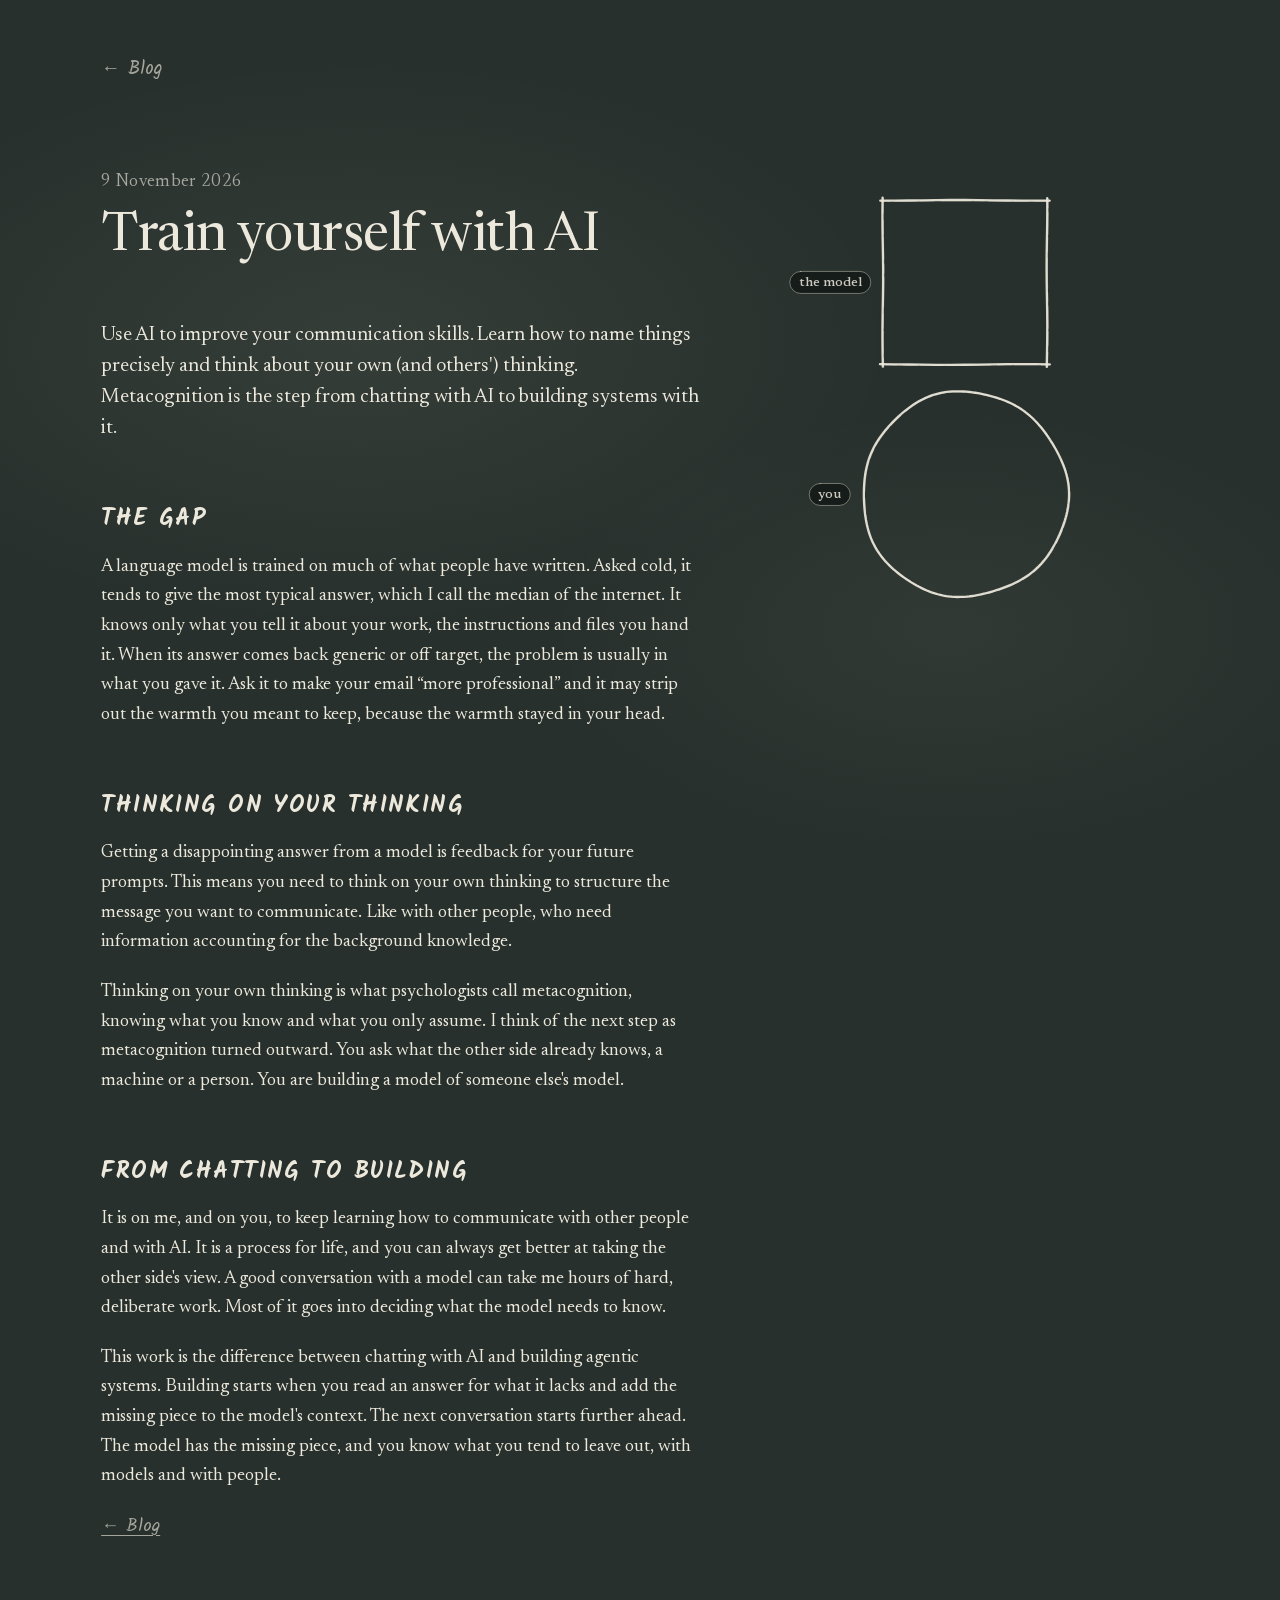
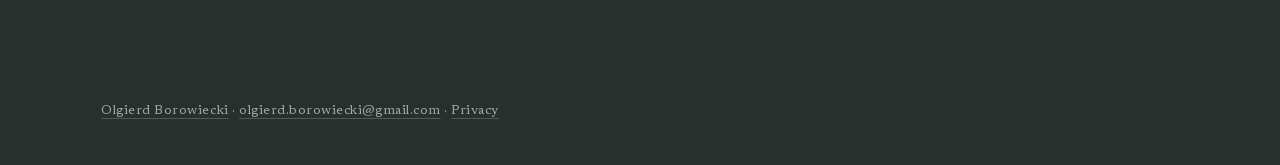
<file: public/blog/train-yourself-with-ai/index.html>
<!doctype html> <html lang="en"> <head> <meta charset="utf-8"> <meta name="viewport" content="width=device-width,initial-scale=1,viewport-fit=cover"> <title>Train yourself with AI · Olgierd Borowiecki</title> <meta name="description" content="Train yourself with AI. A model is a reader you can practice real communication skills on, and each disappointing answer shows what to add to the context."> <link rel="canonical" href="https://olgierdborowiecki.com/blog/train-yourself-with-ai/"> <meta property="og:type" content="article"> <meta property="og:url" content="https://olgierdborowiecki.com/blog/train-yourself-with-ai/"> <meta property="og:title" content="Train yourself with AI · Olgierd Borowiecki"> <meta property="og:description" content="Train yourself with AI. A model is a reader you can practice real communication skills on, and each disappointing answer shows what to add to the context."> <meta property="og:image" content="https://olgierdborowiecki.com/blog/train-yourself-with-ai/og.png"> <meta property="og:image:width" content="1200"> <meta property="og:image:height" content="630"> <meta name="twitter:card" content="summary_large_image"> <link rel="icon" href="../../favicon.svg" type="image/svg+xml"> <link rel="stylesheet" href="../../fonts/fonts.css"> <script type="application/ld+json">{"@context":"https://schema.org","@type":"BlogPosting","headline":"Train yourself with AI","description":"Train yourself with AI. A model is a reader you can practice real communication skills on, and each disappointing answer shows what to add to the context.","datePublished":"2026-11-09","url":"https://olgierdborowiecki.com/blog/train-yourself-with-ai/","mainEntityOfPage":"https://olgierdborowiecki.com/blog/train-yourself-with-ai/","image":"https://olgierdborowiecki.com/og.png","inLanguage":"en","author":{"@type":"Person","name":"Olgierd Borowiecki","url":"https://olgierdborowiecki.com/"},"isPartOf":{"@type":"Blog","name":"Blog · Olgierd Borowiecki","url":"https://olgierdborowiecki.com/blog/"}}</script> <style>:root{color-scheme:dark;--lupek:#27302c;--kreda:#ece8dc;--kreda-2:rgba(236,232,220,.64);--kreda-3:rgba(236,232,220,.22);--tekst:"Newsreader",Georgia,"Times New Roman",serif;--reka:"Kalam","Segoe Print","Bradley Hand",cursive}html,body{margin:0}body{background-color:var(--lupek);background-image:radial-gradient(60% 45% at 28% 38%,rgba(236,232,220,.07),transparent 70%),radial-gradient(45% 35% at 74% 70%,rgba(236,232,220,.05),transparent 70%);background-attachment:fixed;color:var(--kreda);font-family:var(--tekst)}h1,h2,h3,p{margin:0}a{color:inherit;text-underline-offset:4px}a:focus-visible{outline:2px dashed var(--kreda);outline-offset:8px}.strona{min-height:100vh;min-height:100svh;box-sizing:border-box;display:flex;align-items:center;justify-content:center;padding:clamp(48px,9vh,96px) max(16px,4vw)}.uklad{width:min(1180px,100%);display:flex;flex-direction:column;gap:clamp(36px,7vh,72px)}.strona h2{font-family:var(--reka);font-weight:700;text-transform:uppercase;letter-spacing:.06em;font-size:clamp(32px,4vw,52px);line-height:1}.linia{font-family:var(--reka);font-size:clamp(18px,1.6vw,23px);color:var(--kreda-2)}.wpisy{list-style:none;margin:0;padding:0;display:flex;flex-direction:column;border-top:1.5px dashed var(--kreda-3)}.wpis{border-bottom:1.5px dashed var(--kreda-3)}.wpis a{display:grid;grid-template-columns:minmax(120px,1fr) minmax(0,4fr);gap:8px clamp(20px,4vw,56px);padding:clamp(22px,4vh,36px) 0;text-decoration:none}.wpis time{font-family:var(--tekst);font-size:17px;letter-spacing:.02em;color:var(--kreda-2);padding-top:12px}.wpis h3{font-family:var(--reka);font-weight:700;font-size:clamp(26px,2.9vw,40px);line-height:1.15}.wpis p{grid-column:2;font-size:18px;line-height:1.55;color:var(--kreda-2);max-width:60ch}.wpis .dalej{grid-column:2;font-family:var(--reka);font-size:19px;color:var(--kreda-2)}@media (hover:hover){.wpis a:hover h3{text-decoration:underline;text-decoration-thickness:1.5px;text-underline-offset:8px}.wpis a:hover .dalej{color:var(--kreda)}}.post{display:grid;grid-template-columns:minmax(0,7fr) minmax(0,5fr);column-gap:clamp(24px,4vw,64px);width:min(1180px,100%);margin:0 auto;padding:0 max(16px,4vw) 18vh;box-sizing:border-box}.wstecz{grid-column:1/-1;font-family:var(--reka);font-size:19px;color:var(--kreda-2);text-decoration:none;padding:clamp(28px,6vh,56px) 0 0}.wstecz:hover,.strona .wstecz:hover{color:var(--kreda)}.strona .wstecz{grid-column:auto;padding:0;align-self:flex-start}.czytanie{grid-column:1;min-width:0}.glowa{padding:clamp(40px,10vh,110px) 0 clamp(32px,6vh,56px);display:flex;flex-direction:column;gap:18px}.glowa time{font-family:var(--tekst);font-size:17px;letter-spacing:.02em;color:var(--kreda-2)}.glowa h1{font-family:var(--tekst);font-weight:400;font-size:clamp(36px,4.2vw,54px);line-height:1.06;letter-spacing:-.01em;text-wrap:balance}.czytanie p{font-size:18px;line-height:1.65;max-width:62ch;margin-top:1.1em}.czytanie .wstep{font-size:20px;line-height:1.55;margin-top:0}.czytanie h2{font-family:var(--reka);font-weight:700;text-transform:uppercase;letter-spacing:.06em;font-size:clamp(20px,1.9vw,24px);line-height:1.1;margin-top:2.6em}.czytanie a{text-decoration-thickness:1px;text-decoration-color:var(--kreda-2)}.koniec{margin-top:3.2em;font-family:var(--reka);font-size:19px;color:var(--kreda-2)}.margines{grid-column:2;grid-row:2/4;position:relative}#pejzaz{position:sticky;top:12vh;width:100%;height:76vh;display:block}.stopka{width:min(1180px,100%);margin:0 auto;padding:0 max(16px,4vw) 48px;box-sizing:border-box;font-family:var(--tekst);font-size:13px;letter-spacing:.04em;color:var(--kreda-2)}.stopka a{text-decoration-color:var(--kreda-3)}@media (max-width:759px){.wpis a{grid-template-columns:1fr}.wpis p,.wpis .dalej{grid-column:1}.post{grid-template-columns:1fr}.margines{grid-column:1;grid-row:2;position:sticky;top:0;z-index:2;height:24vh;height:24svh;background:var(--lupek)}.margines:after{content:"";position:absolute;left:0;right:0;top:100%;height:28px;background:linear-gradient(var(--lupek),transparent)}#pejzaz{position:static;height:100%}.czytanie{grid-row:3}.glowa{padding-top:16px}.czytanie p{font-size:18px}.czytanie .wstep{font-size:20px}}</style> </head> <body> <main> <article class="post" id="post"> <a class="wstecz" href="../">← Blog</a> <div class="czytanie"> <header class="glowa"> <time datetime="2026-11-09">9 November 2026</time> <h1>Train yourself with AI</h1> </header> <p class="wstep" data-s="0">Use AI to improve your communication skills. Learn how to name things precisely and think about your own (and others') thinking. Metacognition is the step from chatting with AI to building systems with it.</p> <h2 data-s="1">The gap</h2> <p>A language model is trained on much of what people have written. Asked cold, it tends to give the most typical answer, which I call the median of the internet. It knows only what you tell it about your work, the instructions and files you hand it. When its answer comes back generic or off target, the problem is usually in what you gave it. Ask it to make your email “more professional” and it may strip out the warmth you meant to keep, because the warmth stayed in your head.</p> <h2 data-s="2">Thinking on your thinking</h2> <p>Getting a disappointing answer from a model is feedback for your future prompts. This means you need to think on your own thinking to structure the message you want to communicate. Like with other people, who need information accounting for the background knowledge.</p> <p>Thinking on your own thinking is what psychologists call metacognition, knowing what you know and what you only assume. I think of the next step as metacognition turned outward. You ask what the other side already knows, a machine or a person. You are building a model of someone else's model.</p> <h2 data-s="3">From chatting to building</h2> <p>It is on me, and on you, to keep learning how to communicate with other people and with AI. It is a process for life, and you can always get better at taking the other side's view. A good conversation with a model can take me hours of hard, deliberate work. Most of it goes into deciding what the model needs to know.</p> <p>This work is the difference between chatting with AI and building agentic systems. Building starts when you read an answer for what it lacks and add the missing piece to the model's context. The next conversation starts further ahead. The model has the missing piece, and you know what you tend to leave out, with models and with people.</p> <p class="koniec"><a href="../">← Blog</a></p> </div> <div class="margines" aria-hidden="true"><canvas id="pejzaz"></canvas></div> </article> </main> <footer class="stopka"><p><a href="../../">Olgierd Borowiecki</a> · <a href="mailto:olgierd.borowiecki@gmail.com">olgierd.borowiecki@gmail.com</a> · <a href="../../privacy.html">Privacy</a></p></footer> <script>(()=>{const B=document.getElementById("pejzaz"),i=B.getContext("2d"),K="236,232,220",I=Math.PI*2,A=o=>Math.max(0,Math.min(1,o)),rt=o=>o*o*(3-2*o),u=(o,t,e)=>rt(A((o-t)/(e-t))),lt=[9,5,22,3,14,7,30,4],C=-1.15,D=1.2,z=C+D/2,U=z+Math.PI,P=4,it=[...document.querySelectorAll("[data-s]")];let w=0,Y=0,G=1,Q=null;function F(){G=Math.min(2,devicePixelRatio||1);const o=B.getBoundingClientRect();w=o.width,Y=o.height,B.width=Math.round(w*G),B.height=Math.round(Y*G),i.setTransform(G,0,0,G,0,0),Q=ht()}const tt=document.querySelector(".koniec");function ct(){const o=innerHeight*.45,t=scrollY,e=h=>h.getBoundingClientRect().top+t,n=it.map(e),r=document.documentElement.scrollHeight-innerHeight,l=Math.max(1,Math.min(n[2]-o,r*.6));if(t<l)return 1+t/l;const m=tt?e(tt):n[n.length-1]+innerHeight*.4,c=Math.max(0,(m-o-r)/Math.max(1,r-l)),s=t+o+(t-l)*c;let M=2;for(;M+1<n.length&&n[M+1]<=s;)M++;const a=M+1<n.length?n[M+1]:m;return M+A((s-n[M])/Math.max(1,a-n[M]))}const b=(o,t,e)=>[o[0]+Math.cos(e)*t,o[1]+Math.sin(e)*t],J=(o,t,e)=>{const n=t[0]-o[0],r=t[1]-o[1],l=Math.hypot(n,r)||1;return[o[0]+n/l*e,o[1]+r/l*e]};function ot(o,t,e){const n=[];let r=o,l=t,m=0;for(let c=0;c<=e;c++)n.push({rodzaj:r,r:l,obr:m}),r==="o"?(l=l/Math.SQRT2*.94,r="k"):(m+=Math.PI/12,l*=.93,r="o");return n}function ht(){const o=Y/w>1.05,t={wysoki:o,font:o?13:11},e=t.font+9;let n;if(o)n=Math.min(w*.25,Y*.15),t.M=[w*.5,Y*.255],t.TY=[w*.5,Y*.565],t.OS=[w*.5,Y*.865],t.tlum=[3,-2,1,-3,2,-1].map((c,s)=>[w*(.32+.08*s),Y*.085+c]);else{n=Math.min(Y*.245,w*.14);const c=Y*.6;t.M=[w*.25,c],t.TY=[w*.58,c],t.OS=[w*.885,c],t.tlum=[1,-1.5,1.5,-1,.5].map((s,M)=>[w*.036+s,Y*(.44+.115*M)])}t.R=n,t.Q=n*.8,t.rp=n*(o?.44:.53),t.rt=Math.max(3.4,n*.062),t.lw=Math.max(1.2,Math.min(2.3,n/36)),t.wM=ot("k",t.Q,P),t.wTY=ot("o",n,P),t.rOs1=t.rp*.64;const r=t.wM[1].r,l=t.wTY[1].r,m=t.wTY[2].r;if(t.cieplo=b(t.TY,n*1.07,z),t.lukaM=b(t.M,r,z),t.lukaOS=b(t.OS,t.rOs1,z),o){t.doM=[b(t.TY,n*1.07,-.62),[t.M[0]+t.Q*1.12,t.M[1]+t.Q*.45],.32],t.odM=[[t.M[0]-t.Q*.85,t.M[1]+t.Q*1.1],b(t.TY,n*1.07,-Math.PI+.75),.9],t.wygK=.32,t.wygO=-.32;const c=t.M[1]+t.Q*.62,s=t.TY[1]+n*.62;t.T={ty:[t.TY,"lewo",n+12],model:[t.M,"lewo",t.Q+12],osoba:[t.OS,"lewo",t.rp+12],tlum:[[t.tlum[0][0]-t.rt,t.tlum[0][1]],"lewo",8],jegoModel:[[t.M[0]-t.Q,c],"lewo",8,[t.M[0]-Math.sqrt(r*r-(t.Q*.62)**2),c]],twojModel:[[t.TY[0]-Math.sqrt(n*n-(n*.62)**2),s],"lewo",8,[t.TY[0]-l,s]],cieplo:[t.cieplo,"prawo",10],zal:[[t.TY[0]+n,t.TY[1]+n*.09],"prawo",14,b(t.TY,m+2,z)],kawalek:[[t.M[0]+t.Q,t.lukaM[1]-20],"prawo",10,b(t.M,r+2,z)],mediana:[null,"lewo",10]}}else{t.doM=[b(t.TY,n*1.08,-2.05),[t.M[0]+t.Q+2,t.M[1]-t.Q-2],.55],t.odM=[t.doM[1],t.doM[0],-.55],t.wygK=.4,t.wygO=-.35;const c=t.TY[1]+n+5,s=3+e+7+e/2,M=s+e+3;t.T={ty:[[t.TY[0],c],"dol",0],model:[[t.M[0],c],"dol",0],osoba:[[t.OS[0],c],"dol",0],tlum:[[3,s],"prawo",0,[t.tlum[0][0],t.tlum[0][1]-t.rt-1]],jegoModel:[[17,M],"prawo",0,[t.M[0],t.M[1]-r]],twojModel:[[w*.685,s],"prawo",0,[t.TY[0]+l-4,t.TY[1]-l]],cieplo:[[w-3,M],"lewo",0,b(t.TY,n+1,z)],zal:[[w-3,M],"lewo",0,b(t.TY,m+2,z)],kawalek:[[w*.475,s],"srodek",0,[t.M[0]+r+1,t.M[1]]],mediana:[[w*.475,s],"srodek",0]}}return t}const W=o=>Math.max(.7,Q.lw*Math.pow(.8,o)),v=o=>.92*Math.pow(.84,o);function O(o,t,e,n){if(o.length<2||e<=0)return;const r=(l,m,c,s,M)=>{i.strokeStyle=`rgba(${K},${c})`,i.lineWidth=s,i.lineCap="round",i.lineJoin="round",i.setLineDash(M),i.beginPath(),o.forEach((a,h)=>h?i.lineTo(a[0]+l,a[1]+m):i.moveTo(a[0]+l,a[1]+m)),i.stroke()};r(0,0,e,t,n||[]),r(.7,.45,e*.42,t*.6,n||lt)}function $(o,t,e,n,r,l){const m=Math.max(10,Math.ceil(Math.abs(r-n)*e*.35)),c=[];for(let s=0;s<=m;s++){const M=n+(r-n)*s/m,a=e*(1+.011*Math.sin(3*M+l)+.007*Math.sin(7*M+2*l));c.push([o+Math.cos(M)*a,t+Math.sin(M)*a])}return c}function st(o,t,e){e<=0||(i.fillStyle=`rgba(${K},${e})`,i.beginPath(),i.arc(o[0],o[1],t,0,I),i.fill(),i.fillStyle=`rgba(${K},${e*.4})`,i.beginPath(),i.arc(o[0]+.7,o[1]+.45,t*.65,0,I),i.fill())}function Mt(o,t){o.length<2||(i.setLineDash([]),i.lineCap="round",i.lineJoin="round",[[0,0,.05,1],[1.3,.8,.03,.65]].forEach(([e,n,r,l])=>{i.strokeStyle=`rgba(${K},${r})`,i.lineWidth=t*l,i.beginPath(),o.forEach((m,c)=>c?i.lineTo(m[0]+e,m[1]+n):i.moveTo(m[0]+e,m[1]+n)),i.stroke()}))}function Z(o,t,e,n,r,l,m=U,c){e<=0||O($(o[0],o[1],t,m,m+I*e*1.03,l+1),n,r,c)}function N(o,t,e,n,r){if(n<=0)return;const l=v(r),m=W(r),c=Math.min(2.5,t*.04),s=[[-1,-1],[1,-1],[1,1],[-1,1]].map(([a,h])=>[o[0]+(a*Math.cos(e)-h*Math.sin(e))*t,o[1]+(a*Math.sin(e)+h*Math.cos(e))*t]);let M=n*4;for(let a=0;a<4&&M>0;a++){const h=s[a],k=s[(a+1)%4],y=Math.min(1,M),g=k[0]-h[0],E=k[1]-h[1],T=Math.hypot(g,E),R=g/T,d=E/T,f=[h[0]-R*c,h[1]-d*c],j=[h[0]+g*y+(y>=1?R*c:0),h[1]+E*y+(y>=1?d*c:0)],L=[];for(let x=0;x<=12;x++){const p=x/12;L.push([f[0]+(j[0]-f[0])*p+Math.sin(p*9+a+r)*.35,f[1]+(j[1]-f[1])*p+Math.cos(p*7+a)*.35])}O(L,m,l),M-=1}}const et=(o,t,e,n)=>t.rodzaj==="o"?Z(o,t.r,n,W(e),v(e),e,U+e*.3):N(o,t.r,t.obr,n,e);function V(o,t,e,n,r,l){const{zal:m=0,smug:c=0,kreska:s=0,zamk:M=0}=l,a=v(e),h=W(e),k=U+e*.3,y=I*1.03,g=e+1,E=[h*1.2,h*2.8];let T=C;for(;T<k;)T+=I;const R=T+D,d=k+y*n,f=k+y*Math.max(n,r),j=(x,p)=>[[x,Math.min(p,T)],[Math.max(x,R),p]].filter(([dt,ft])=>ft>dt+.01);j(k,d).forEach(([x,p])=>O($(o[0],o[1],t,x,p,g),h,a)),j(d,f).forEach(([x,p])=>O($(o[0],o[1],t,x,p,g),h*.85,a*.6,E));const L=Math.min(R,f);if(!(L<=T)&&(m>0&&O($(o[0],o[1],t,T,L,g),h,a*m),c>0&&Mt($(o[0],o[1],t,T-.06,T-.06+(D+.12)*c,g),Math.max(7,t*.17)),s>0&&M<1&&O($(o[0],o[1],t,T,T+(L-T)*s,g),h*.9,.66*(1-M),E),M>0)){const x=T+D/2,p=D/2*M;nt(o,t,x-p,x+p,Math.max(h,Q.lw*.8),g)}}function nt(o,t,e,n,r,l){O($(o[0],o[1],t,e,n,l),r*1.35,.98),O($(o[0],o[1],t+Math.max(1.6,r*.9),e+.04,n-.04,l+2),r*1.1,.9)}function X(o,t,e,n,r,l){if(r<=0||!t)return;const m=Q.font;i.font=`500 ${m}px Newsreader, Georgia, serif`;const c=i.measureText(o).width,s=m+9,M=c+18;e==="rog"&&(t=[3,3+s/2],e="prawo",n=0);const a=e==="prawo"||e==="lewo";let h=e==="prawo"?t[0]+n:e==="lewo"?t[0]-n-M:t[0]-M/2,k=a||e==="srodek"?t[1]-s/2:e==="gora"?t[1]-n-s:t[1]+n;if(h=Math.max(3,Math.min(w-M-3,h)),k=Math.max(3,Math.min(Y-s-3,k)),l){const y=Math.max(h,Math.min(h+M,l[0])),g=Math.max(k,Math.min(k+s,l[1]));Math.hypot(l[0]-y,l[1]-g)>4&&(i.setLineDash([]),i.strokeStyle=`rgba(${K},${.4*r})`,i.lineWidth=1,i.beginPath(),i.moveTo(y,g),i.lineTo(...J(l,[y,g],3)),i.stroke())}i.setLineDash([]),i.beginPath(),i.roundRect(h,k,M,s,s/2),i.fillStyle=`rgba(20,26,23,${.88*r})`,i.fill(),i.strokeStyle=`rgba(${K},${.42*r})`,i.lineWidth=1,i.stroke(),i.fillStyle=`rgba(${K},${.86*r})`,i.textBaseline="middle",i.fillText(o,h+9,k+s/2+.5)}const S=(o,t,e,n)=>{const[r,l,m,c]=t;X(o,r,l,m,e,n||c)};function H(o,t,e,n=.32,r=!1){if(e<=0)return null;const l=t[0]-o[0],m=t[1]-o[1],c=Math.hypot(l,m),s=-m/c,M=l/c,a=c*n,h=[o[0]+l*.3+s*a,o[1]+m*.3+M*a],k=[o[0]+l*.7+s*a,o[1]+m*.7+M*a],y=d=>{const f=1-d;return[f*f*f*o[0]+3*f*f*d*h[0]+3*f*d*d*k[0]+d*d*d*t[0],f*f*f*o[1]+3*f*f*d*h[1]+3*f*d*d*k[1]+d*d*d*t[1]]},g=Math.min(1,e),E=Math.max(18,Math.round(c/9)),T=Math.max(1.1,Q.lw*.7);for(let d=0;d<=E;d++){const f=d/E,j=g-f;if(j<0)break;const L=A(1-j/.45)*A((1.25-e)/.25);L<=0||st(y(f),T,.75*L)}const R=y(g);if(r&&e<1.15){const d=Q.R*.2,f=b(R,-d,z);O($(f[0],f[1],d,C,C+D,3),Q.lw*1.2,.95*A((1.15-e)/.15))}return R}function mt(o){const t=Q,e=t.T;i.clearRect(0,0,w,Y);const n=.62-.3*u(o,1.4,1.6);t.tlum.forEach((a,h)=>{Z(a,t.rt,u(o,1.02+h*.025,1.08+h*.025),t.lw*.7,n,h*1.3,-Math.PI/2+h),H(J(a,t.M,t.rt*1.8),J(t.M,a,t.wM[1].r*.22),u(o,1.05+h*.025,1.22+h*.025)*1.25,.08)});const r=a=>u(o,3.4+a*.07,3.5+a*.07);N(t.M,t.wM[0].r,0,1,0),V(t.M,t.wM[1].r,1,u(o,1.64,1.76),u(o,1.18,1.3),{kreska:1,zamk:u(o,3.24,3.34)});for(let a=2;a<t.wM.length;a++)et(t.M,t.wM[a],a,r(a-2));Z(t.TY,t.R,1,W(0),v(0),0);const l=u(o,1.86,1.96);if(l>0){let a=C;for(;a<U;)a+=I;nt(t.TY,t.R,a,a+D*l,t.lw,1)}N(t.TY,t.wTY[1].r,t.wTY[1].obr,u(o,2.34,2.5),1);const m=u(o,2.7,2.78);V(t.TY,t.wTY[2].r,2,u(o,2.54,2.68),0,{zal:1-m,smug:m,kreska:u(o,2.76,2.86),zamk:u(o,3.28,3.38)});for(let a=3;a<t.wTY.length;a++)et(t.TY,t.wTY[a],a,r(a-3));Z(t.OS,t.rp,u(o,2.02,2.2),W(0)*.9,v(0),4),V(t.OS,t.rOs1,1,u(o,2.14,2.3),0,{kreska:1,zamk:u(o,3.8,3.9)});const c=H(t.odM[0],t.odM[1],u(o,1.28,1.52)*1.25,t.odM[2]);H(t.doM[0],t.doM[1],u(o,1.52,1.68)*1.25,t.doM[2]),H(t.odM[0],t.odM[1],u(o,1.72,1.88)*1.25,t.odM[2]);const s=u(o,3.02,3.3)*1.25,M=H(t.cieplo,t.lukaM,s,t.wygK,!0);if(H(t.cieplo,t.lukaOS,u(o,3.62,3.86)*1.25,t.wygO,!0),S("you",e.ty,1),S("the model",e.model,1),S("people who wrote",e.tlum,u(o,1.04,1.09)*(1-.45*u(o,1.96,2.04))),S("its model of you",e.jegoModel,u(o,1.24,1.29)),S("the warmth",e.cieplo,u(o,1.9,1.95)*(1-u(o,t.wysoki?3:2.72,t.wysoki?3.04:2.77))),S("another person",e.osoba,u(o,2.08,2.14)),S("your model of it",e.twojModel,u(o,2.4,2.45)),S("only assumed",e.zal,u(o,2.8,2.85)*(1-u(o,3.3,3.36))),c){const a=u(o,1.3,1.33)*(1-u(o,1.5,1.53));t.wysoki?X("the median",c,"lewo",10,a):S("the median",e.mediana,a,c)}S("the missing piece",e.kawalek,u(o,3.03,3.07),M&&s<1?M:null),["The gap","Thinking on your thinking","From chatting to building"].forEach((a,h)=>X(a,[0,0],"rog",0,u(o,h+1,h+1.04)*(h<2?1-u(o,h+1.96,h+2):1))),i.setLineDash([])}const at=!matchMedia("(prefers-reduced-motion: reduce)").matches,q=()=>mt(at?ct():4);let _=!1;const ut=()=>{_||(_=!0,requestAnimationFrame(()=>{_=!1,q()}))};at&&addEventListener("scroll",ut,{passive:!0}),addEventListener("resize",()=>{F(),q()}),document.fonts.ready.then(()=>{F(),q()}),F(),q()})();</script> </body> </html>
</file>
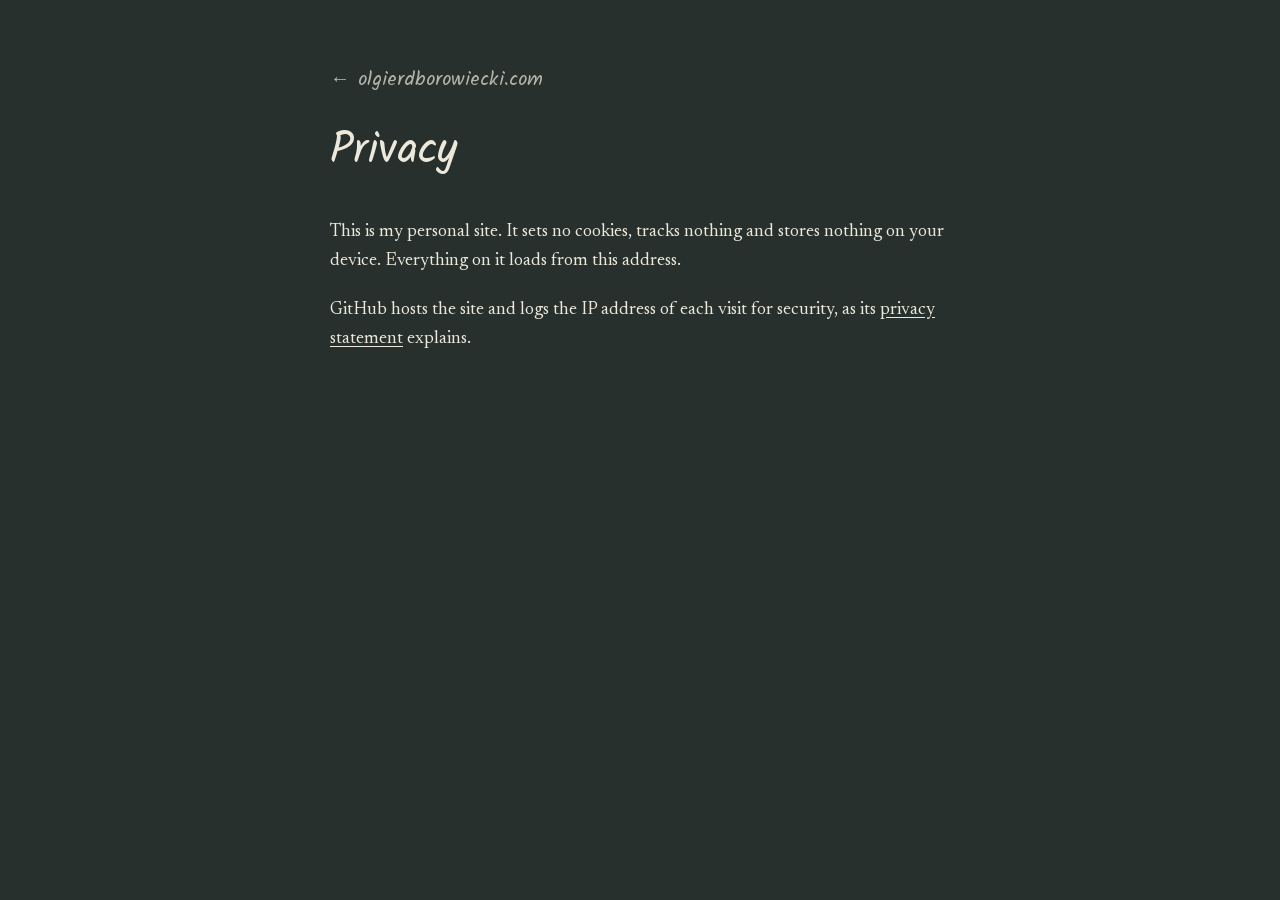
<file: public/privacy.html>
<!doctype html> <html lang="en"> <head> <meta charset="utf-8"> <meta name="viewport" content="width=device-width,initial-scale=1"> <title>Privacy · Olgierd Borowiecki</title> <meta name="description" content="How olgierdborowiecki.com handles your data: no cookies, only GitHub's visit logs."> <link rel="canonical" href="https://olgierdborowiecki.com/privacy.html"> <meta property="og:type" content="website"> <meta property="og:url" content="https://olgierdborowiecki.com/privacy.html"> <meta property="og:title" content="Privacy · Olgierd Borowiecki"> <meta property="og:description" content="How olgierdborowiecki.com handles your data: no cookies, only GitHub's visit logs."> <meta property="og:image" content="https://olgierdborowiecki.com/og.png"> <meta property="og:image:width" content="1200"> <meta property="og:image:height" content="630"> <meta name="twitter:card" content="summary_large_image"> <link rel="icon" href="favicon.svg" type="image/svg+xml"> <link rel="stylesheet" href="fonts/fonts.css"> <style>:root{--lupek:#27302c;--kreda:#ece8dc;--kreda-2:rgba(236,232,220,.72)}html{background:var(--lupek)}body{margin:0;background:var(--lupek);color:var(--kreda);font:18px/1.6 Newsreader,Georgia,serif}main{max-width:620px;margin:0 auto;padding:64px 16px 80px}h1{font-family:Kalam,cursive;font-weight:400;font-size:44px;margin:0 0 32px}p{margin:0 0 20px}a{color:var(--kreda);text-underline-offset:3px}a:focus-visible{outline:2px solid var(--kreda);outline-offset:3px}.wstecz{font-family:Kalam,cursive;font-size:20px;color:var(--kreda-2);text-decoration:none}</style> </head> <body> <main> <p><a class="wstecz" href="./">← olgierdborowiecki.com</a></p> <h1>Privacy</h1> <p>This is my personal site. It sets no cookies, tracks nothing and stores nothing on your device. Everything on it loads from this address.</p> <p>GitHub hosts the site and logs the IP address of each visit for security, as its <a href="https://docs.github.com/en/site-policy/privacy-policies/github-general-privacy-statement">privacy statement</a> explains.</p> </main> </body> </html>
</file>
<file: public/fonts/fonts.css>
/* latin-ext */
@font-face {
  font-family: 'Kalam';
  font-style: normal;
  font-weight: 400;
  font-display: swap;
  src: url(kalam-normal-400-latin-ext.woff2) format('woff2');
  unicode-range: U+0100-02BA, U+02BD-02C5, U+02C7-02CC, U+02CE-02D7, U+02DD-02FF, U+0304, U+0308, U+0329, U+1D00-1DBF, U+1E00-1E9F, U+1EF2-1EFF, U+2020, U+20A0-20AB, U+20AD-20C4, U+2113, U+2C60-2C7F, U+A720-A7FF;
}
/* latin */
@font-face {
  font-family: 'Kalam';
  font-style: normal;
  font-weight: 400;
  font-display: swap;
  src: url(kalam-normal-400-latin.woff2) format('woff2');
  unicode-range: U+0000-00FF, U+0131, U+0152-0153, U+02BB-02BC, U+02C6, U+02DA, U+02DC, U+0304, U+0308, U+0329, U+2000-206F, U+20AC, U+2122, U+2191, U+2193, U+2212, U+2215, U+FEFF, U+FFFD;
}
/* latin-ext */
@font-face {
  font-family: 'Kalam';
  font-style: normal;
  font-weight: 700;
  font-display: swap;
  src: url(kalam-normal-700-latin-ext.woff2) format('woff2');
  unicode-range: U+0100-02BA, U+02BD-02C5, U+02C7-02CC, U+02CE-02D7, U+02DD-02FF, U+0304, U+0308, U+0329, U+1D00-1DBF, U+1E00-1E9F, U+1EF2-1EFF, U+2020, U+20A0-20AB, U+20AD-20C4, U+2113, U+2C60-2C7F, U+A720-A7FF;
}
/* latin */
@font-face {
  font-family: 'Kalam';
  font-style: normal;
  font-weight: 700;
  font-display: swap;
  src: url(kalam-normal-700-latin.woff2) format('woff2');
  unicode-range: U+0000-00FF, U+0131, U+0152-0153, U+02BB-02BC, U+02C6, U+02DA, U+02DC, U+0304, U+0308, U+0329, U+2000-206F, U+20AC, U+2122, U+2191, U+2193, U+2212, U+2215, U+FEFF, U+FFFD;
}
/* latin-ext */
@font-face {
  font-family: 'Newsreader';
  font-style: italic;
  font-weight: 300 600;
  font-display: swap;
  src: url(newsreader-italic-300-600-latin-ext.woff2) format('woff2');
  unicode-range: U+0100-02BA, U+02BD-02C5, U+02C7-02CC, U+02CE-02D7, U+02DD-02FF, U+0304, U+0308, U+0329, U+1D00-1DBF, U+1E00-1E9F, U+1EF2-1EFF, U+2020, U+20A0-20AB, U+20AD-20C4, U+2113, U+2C60-2C7F, U+A720-A7FF;
}
/* latin */
@font-face {
  font-family: 'Newsreader';
  font-style: italic;
  font-weight: 300 600;
  font-display: swap;
  src: url(newsreader-italic-300-600-latin.woff2) format('woff2');
  unicode-range: U+0000-00FF, U+0131, U+0152-0153, U+02BB-02BC, U+02C6, U+02DA, U+02DC, U+0304, U+0308, U+0329, U+2000-206F, U+20AC, U+2122, U+2191, U+2193, U+2212, U+2215, U+FEFF, U+FFFD;
}
/* latin-ext */
@font-face {
  font-family: 'Newsreader';
  font-style: normal;
  font-weight: 300 600;
  font-display: swap;
  src: url(newsreader-normal-300-600-latin-ext.woff2) format('woff2');
  unicode-range: U+0100-02BA, U+02BD-02C5, U+02C7-02CC, U+02CE-02D7, U+02DD-02FF, U+0304, U+0308, U+0329, U+1D00-1DBF, U+1E00-1E9F, U+1EF2-1EFF, U+2020, U+20A0-20AB, U+20AD-20C4, U+2113, U+2C60-2C7F, U+A720-A7FF;
}
/* latin */
@font-face {
  font-family: 'Newsreader';
  font-style: normal;
  font-weight: 300 600;
  font-display: swap;
  src: url(newsreader-normal-300-600-latin.woff2) format('woff2');
  unicode-range: U+0000-00FF, U+0131, U+0152-0153, U+02BB-02BC, U+02C6, U+02DA, U+02DC, U+0304, U+0308, U+0329, U+2000-206F, U+20AC, U+2122, U+2191, U+2193, U+2212, U+2215, U+FEFF, U+FFFD;
}
</file>
